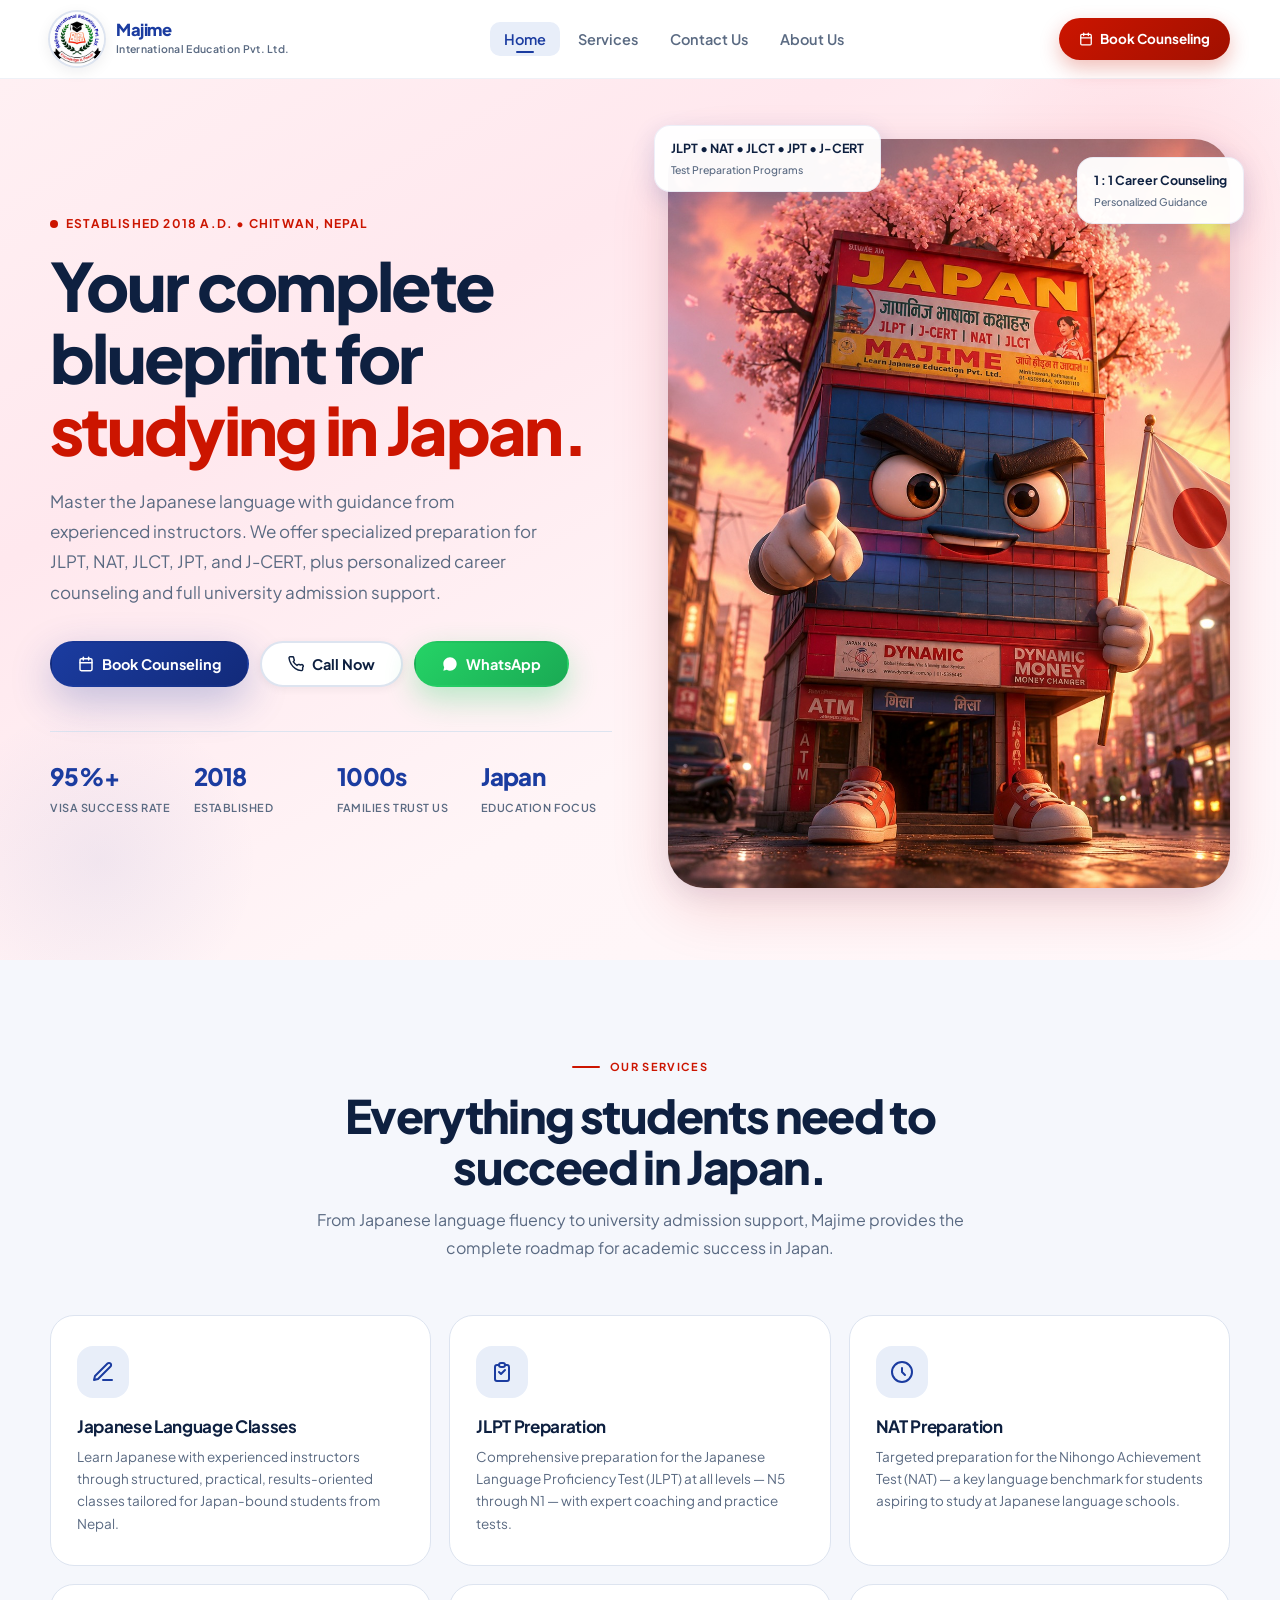
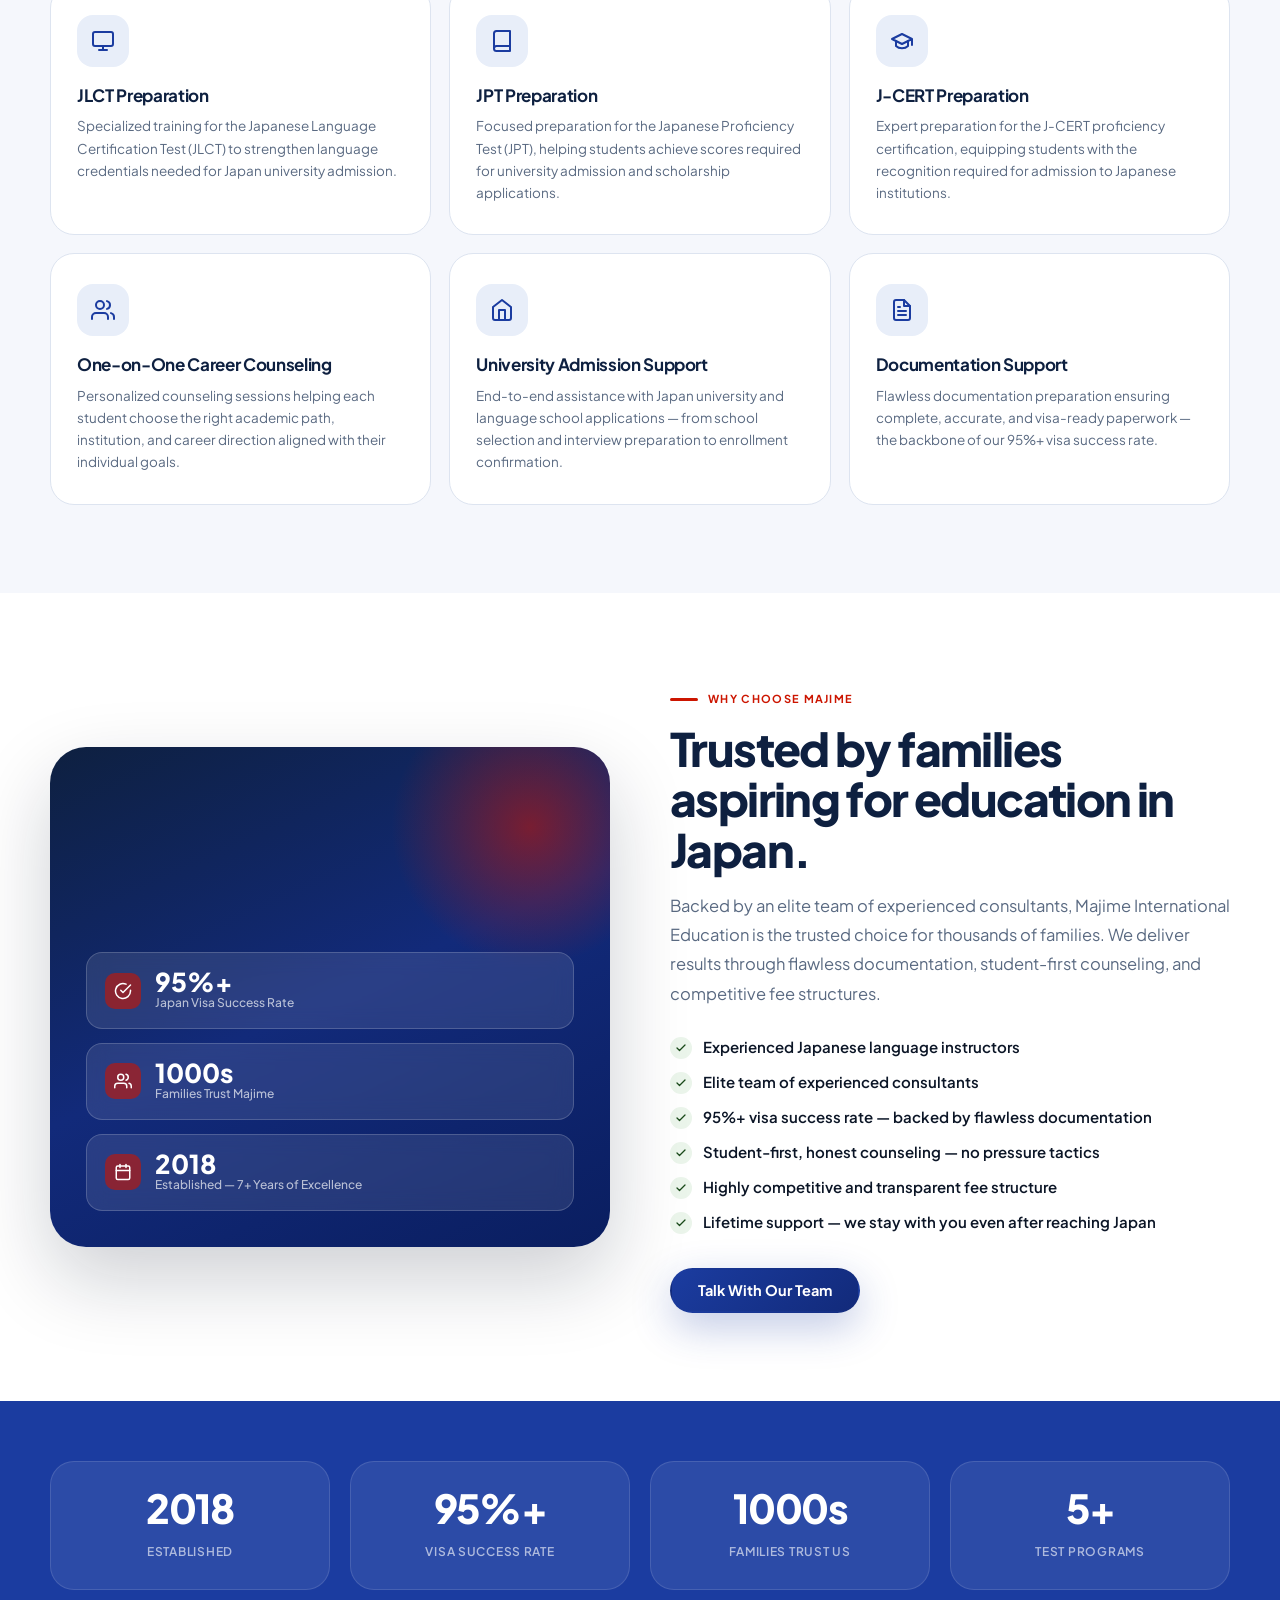
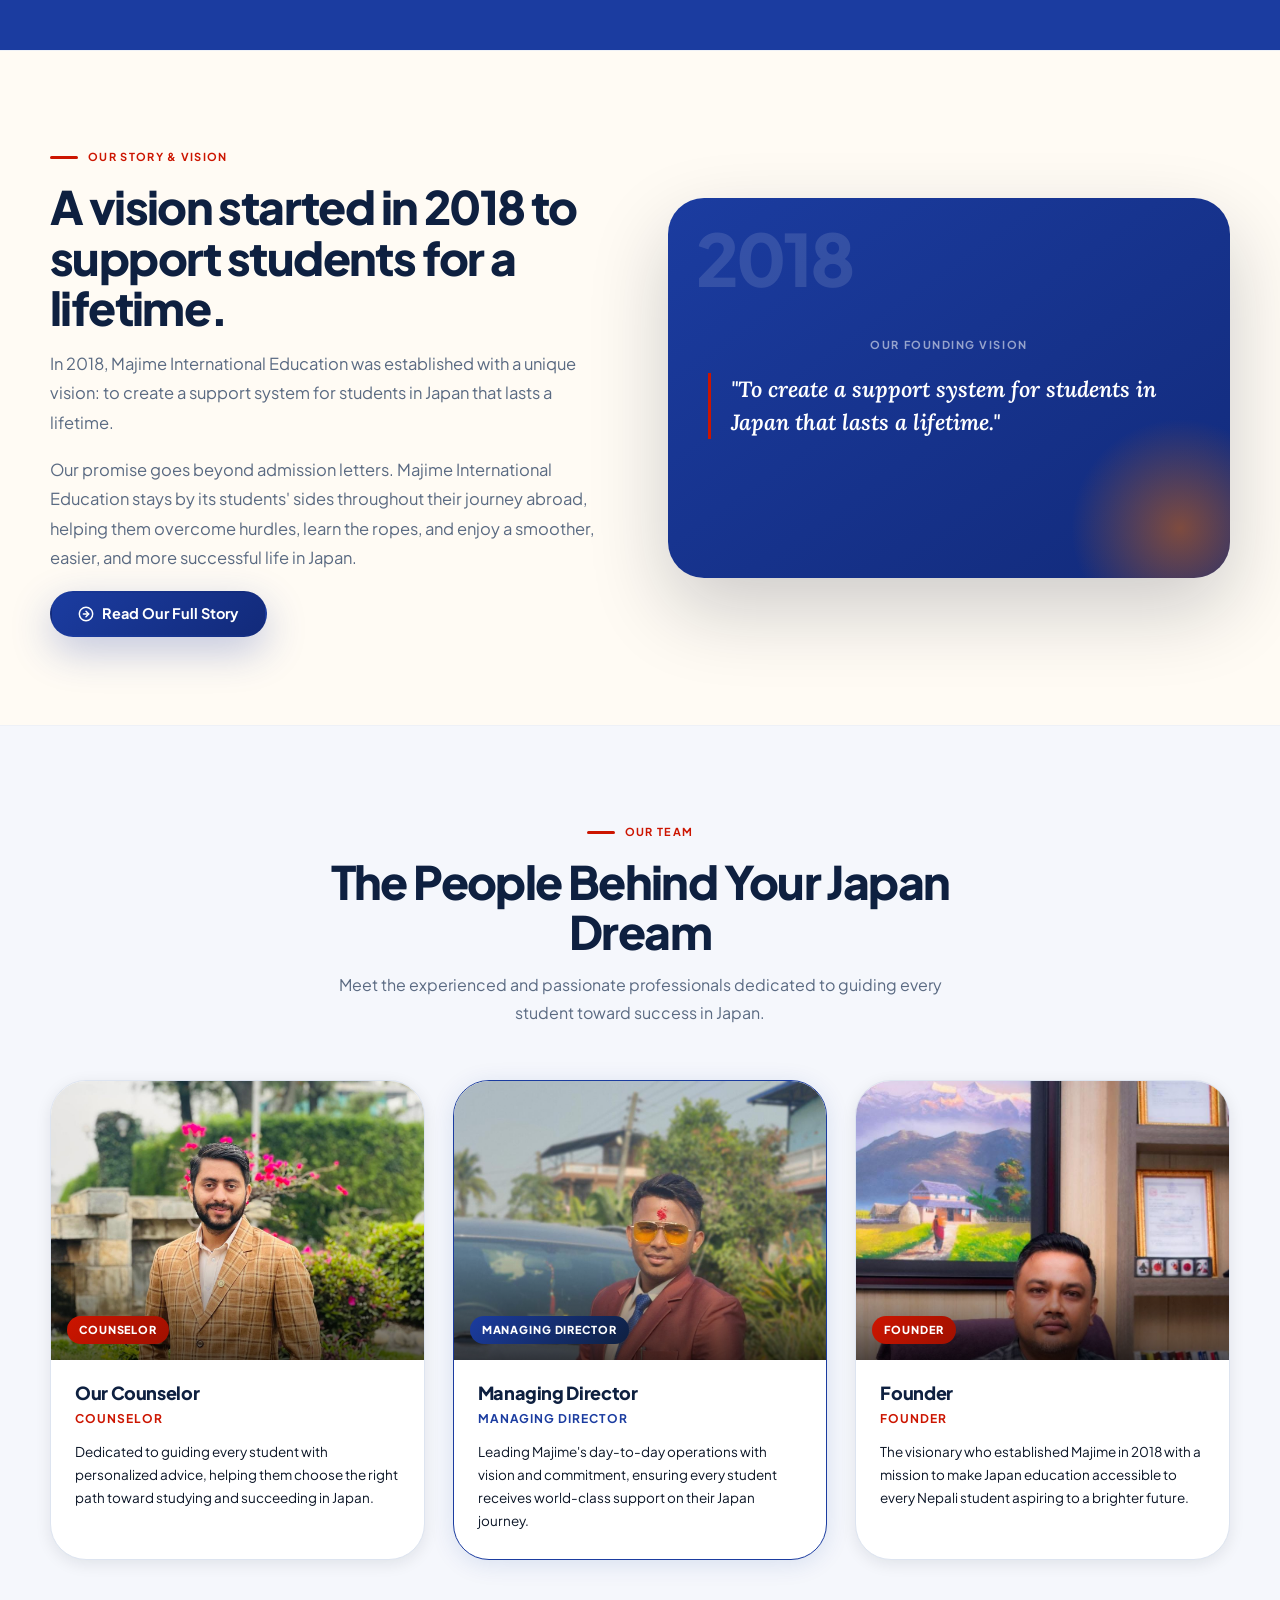
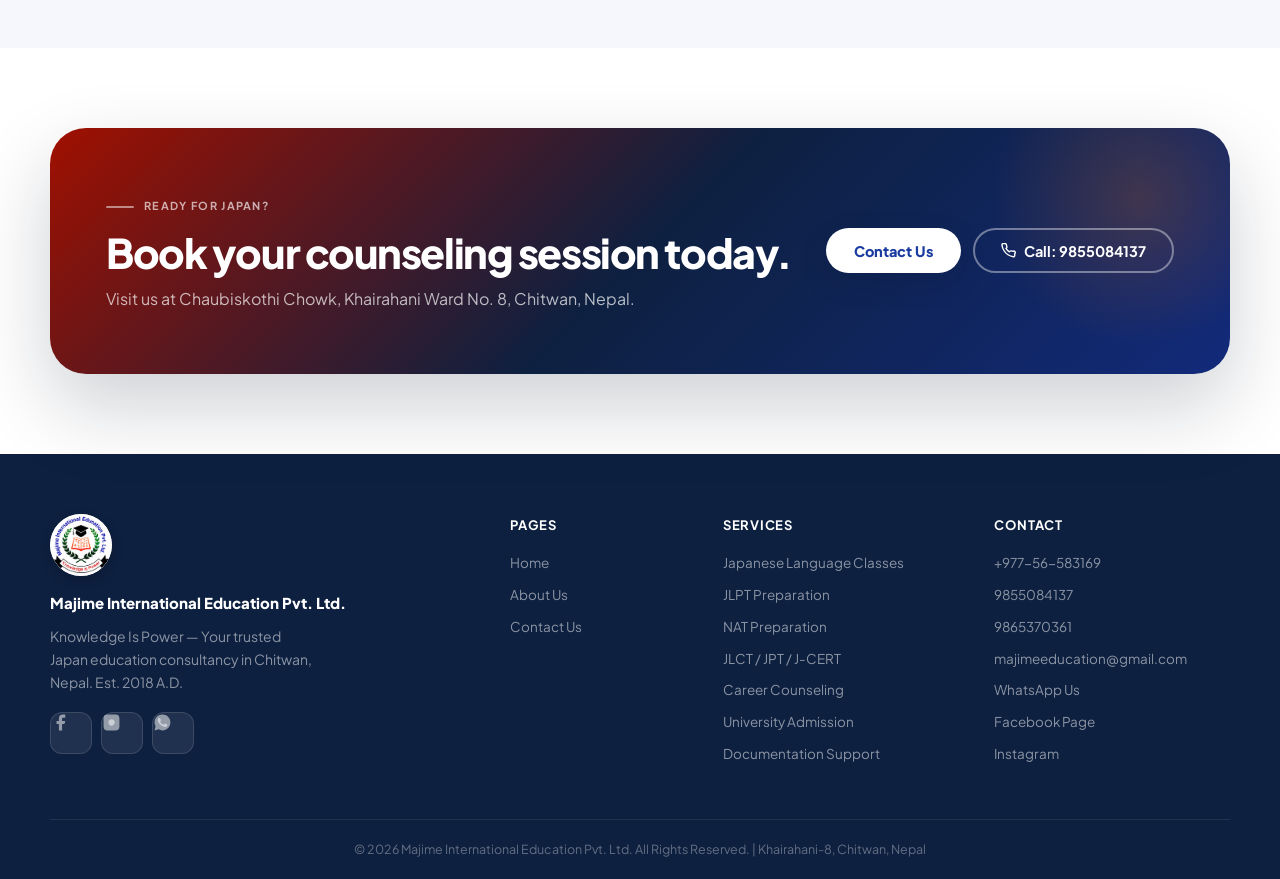
<file: index.html>
<!DOCTYPE html>
<html lang="en">
<head>
  <meta charset="UTF-8" />
  <meta name="viewport" content="width=device-width, initial-scale=1.0" />
  <title>Majime International Education Pvt. Ltd. | Study in Japan from Chitwan</title>
  <meta name="description" content="Majime International Education Pvt. Ltd. — Nepal's trusted Japan education consultancy in Chitwan. Japanese language classes, JLPT, NAT, JLCT, JPT, J-CERT preparation, career counseling, and Japan university admission. Established 2018. 95%+ visa success rate." />
  <meta name="keywords" content="study in Japan Nepal, Japan education consultancy Chitwan, JLPT preparation Nepal, Japanese language classes, NAT JPT JLCT J-CERT preparation, Japan visa success, Majime International Education" />
  <link rel="stylesheet" href="css/style.css" />
</head>
<body>

<!-- ═══════════════════════════════
     HEADER
═══════════════════════════════ -->
<header class="site-header" id="site-header">
  <nav class="navbar container">

    <a href="index.html" class="brand" aria-label="Majime International Education – Home">
      <span class="brand-logo">
        <img src="assets/logo-real.jpeg" alt="Majime International Education Logo" width="54" height="54" style="object-fit:contain;border-radius:50%;" />
      </span>
      <span class="brand-text">
        <strong>Majime</strong>
        <small>International Education Pvt. Ltd.</small>
      </span>
    </a>

    <button class="menu-toggle" id="menu-toggle" aria-label="Toggle navigation" aria-expanded="false">
      <span></span><span></span><span></span>
    </button>

    <ul class="nav-links" id="nav-links">
      <li><a class="active" href="index.html">Home</a></li>
      <li><a href="index.html#services">Services</a></li>
      <li><a href="contact.html">Contact Us</a></li>
      <li><a href="about.html">About Us</a></li>
    </ul>

    <a class="nav-cta" href="contact.html#inquiry-form">
      <!-- Calendar icon -->
      <svg width="14" height="14" viewBox="0 0 24 24" fill="none" stroke="currentColor" stroke-width="2.2" stroke-linecap="round" stroke-linejoin="round"><rect x="3" y="4" width="18" height="18" rx="2"/><line x1="16" y1="2" x2="16" y2="6"/><line x1="8" y1="2" x2="8" y2="6"/><line x1="3" y1="10" x2="21" y2="10"/></svg>
      Book Counseling
    </a>
  </nav>
</header>

<main>

<!-- ═══════════════════════════════
     HERO SECTION
═══════════════════════════════ -->
<section class="hero-section" aria-labelledby="hero-h1">
  <div class="container hero-grid">

    <!-- LEFT: Content -->
    <div class="hero-content">
      <div class="hero-eyebrow" role="text">
        <span class="hero-eyebrow-dot" aria-hidden="true"></span>
        <span class="hero-eyebrow-text">Established 2018 A.D. &bull; Chitwan, Nepal</span>
      </div>

      <h1 id="hero-h1">
        Your complete blueprint for <span>studying in Japan.</span>
      </h1>

      <p>
        Master the Japanese language with guidance from experienced instructors. We offer
        specialized preparation for JLPT, NAT, JLCT, JPT, and J-CERT, plus personalized
        career counseling and full university admission support.
      </p>

      <div class="hero-actions">
        <a class="btn btn-primary" href="contact.html#inquiry-form" id="hero-book-btn">
          <svg width="16" height="16" viewBox="0 0 24 24" fill="none" stroke="currentColor" stroke-width="2.2" stroke-linecap="round" stroke-linejoin="round"><rect x="3" y="4" width="18" height="18" rx="2"/><line x1="16" y1="2" x2="16" y2="6"/><line x1="8" y1="2" x2="8" y2="6"/><line x1="3" y1="10" x2="21" y2="10"/></svg>
          Book Counseling
        </a>
        <a class="btn btn-phone" href="tel:+9779855084137" id="hero-call-btn">
          <svg width="16" height="16" viewBox="0 0 24 24" fill="none" stroke="currentColor" stroke-width="2.2" stroke-linecap="round" stroke-linejoin="round"><path d="M22 16.92v3a2 2 0 0 1-2.18 2 19.79 19.79 0 0 1-8.63-3.07A19.5 19.5 0 0 1 4.69 12 19.79 19.79 0 0 1 1.61 3.35 2 2 0 0 1 3.6 1h3a2 2 0 0 1 2 1.72c.127.96.361 1.903.7 2.81a2 2 0 0 1-.45 2.11L7.91 8.6a16 16 0 0 0 5.54 5.54l.96-.96a2 2 0 0 1 2.11-.45c.907.339 1.85.573 2.81.7A2 2 0 0 1 22 16.92z"/></svg>
          Call Now
        </a>
        <a class="btn btn-wa" href="https://wa.me/9779855084137" target="_blank" rel="noopener" id="hero-wa-btn">
          <!-- Real WhatsApp icon -->
          <svg width="16" height="16" viewBox="0 0 24 24" fill="currentColor"><path d="M17.472 14.382c-.297-.149-1.758-.867-2.03-.967-.273-.099-.471-.148-.67.15-.197.297-.767.966-.94 1.164-.173.199-.347.223-.644.075-.297-.15-1.255-.463-2.39-1.475-.883-.788-1.48-1.761-1.653-2.059-.173-.297-.018-.458.13-.606.134-.133.298-.347.446-.52.149-.174.198-.298.298-.497.099-.198.05-.371-.025-.52-.075-.149-.669-1.612-.916-2.207-.242-.579-.487-.5-.669-.51-.173-.008-.371-.01-.57-.01-.198 0-.52.074-.792.372-.272.297-1.04 1.016-1.04 2.479 0 1.462 1.065 2.875 1.213 3.074.149.198 2.096 3.2 5.077 4.487.709.306 1.262.489 1.694.625.712.227 1.36.195 1.871.118.571-.085 1.758-.719 2.006-1.413.248-.694.248-1.289.173-1.413-.074-.124-.272-.198-.57-.347z"/><path d="M12.004 2C6.477 2 2 6.477 2 12.004c0 1.767.461 3.427 1.268 4.87L2 22l5.259-1.382A9.949 9.949 0 0 0 12.004 22C17.527 22 22 17.523 22 12.004 22 6.478 17.527 2 12.004 2z"/></svg>
          WhatsApp
        </a>
      </div>

      <!-- Trust Stats -->
      <div class="trust-row" aria-label="Key statistics">
        <div class="trust-stat">
          <strong>95%+</strong>
          <span>Visa Success Rate</span>
        </div>
        <div class="trust-stat">
          <strong>2018</strong>
          <span>Established</span>
        </div>
        <div class="trust-stat">
          <strong>1000s</strong>
          <span>Families Trust Us</span>
        </div>
        <div class="trust-stat">
          <strong>Japan</strong>
          <span>Education Focus</span>
        </div>
      </div>
    </div><!-- /hero-content -->

    <!-- RIGHT: Image Visual -->
    <div class="hero-visual">
      <!-- Floating chips -->
      <div class="hero-chip chip-top-left" aria-hidden="true">
        <strong>JLPT &bull; NAT &bull; JLCT &bull; JPT &bull; J-CERT</strong>
        <small>Test Preparation Programs</small>
      </div>
      <div class="hero-chip chip-top-right" aria-hidden="true">
        <strong>1 : 1 Career Counseling</strong>
        <small>Personalized Guidance</small>
      </div>
      <!-- Main image -->
      <div class="hero-image-wrap">
        <img
          src="assets/majime-building.jpeg"
          alt="Majime Learn Japanese Education building character holding Japan flag"
          width="600" height="480"
          loading="eager"
        />
        <!-- Overlay badge -->
        <div class="hero-badge" aria-hidden="true">
          <div class="hero-badge-slogan">Knowledge Is Power</div>
          <h2>Study in Japan</h2>
          <p>Language &bull; Documentation &bull; Admission &bull; Lifetime Support</p>
        </div>
      </div>
    </div>

  </div>
</section><!-- /hero -->


<!-- ═══════════════════════════════
     SERVICES SECTION
═══════════════════════════════ -->
<section class="section services-section" aria-labelledby="svc-heading">
  <div class="container">
    <div class="section-header" id="services">
      <span class="eyebrow">Our Services</span>
      <h2 id="svc-heading">Everything students need to succeed in Japan.</h2>
      <p>From Japanese language fluency to university admission support, Majime provides the complete roadmap for academic success in Japan.</p>
    </div>

    <div class="services-grid">

      <article class="service-card">
        <div class="svc-icon"><svg viewBox="0 0 24 24"><path d="M12 20h9"/><path d="M16.5 3.5a2.121 2.121 0 0 1 3 3L7 19l-4 1 1-4L16.5 3.5z"/></svg></div>
        <h3>Japanese Language Classes</h3>
        <p>Learn Japanese with experienced instructors through structured, practical, results-oriented classes tailored for Japan-bound students from Nepal.</p>
      </article>

      <article class="service-card">
        <div class="svc-icon"><svg viewBox="0 0 24 24"><path d="M9 5H7a2 2 0 0 0-2 2v12a2 2 0 0 0 2 2h10a2 2 0 0 0 2-2V7a2 2 0 0 0-2-2h-2"/><rect x="9" y="3" width="6" height="4" rx="2"/><path d="m9 12 2 2 4-4"/></svg></div>
        <h3>JLPT Preparation</h3>
        <p>Comprehensive preparation for the Japanese Language Proficiency Test (JLPT) at all levels — N5 through N1 — with expert coaching and practice tests.</p>
      </article>

      <article class="service-card">
        <div class="svc-icon"><svg viewBox="0 0 24 24"><circle cx="12" cy="12" r="10"/><path d="M12 8v4l3 3"/></svg></div>
        <h3>NAT Preparation</h3>
        <p>Targeted preparation for the Nihongo Achievement Test (NAT) — a key language benchmark for students aspiring to study at Japanese language schools.</p>
      </article>

      <article class="service-card">
        <div class="svc-icon"><svg viewBox="0 0 24 24"><rect x="2" y="3" width="20" height="14" rx="2"/><path d="M8 21h8"/><path d="M12 17v4"/></svg></div>
        <h3>JLCT Preparation</h3>
        <p>Specialized training for the Japanese Language Certification Test (JLCT) to strengthen language credentials needed for Japan university admission.</p>
      </article>

      <article class="service-card">
        <div class="svc-icon"><svg viewBox="0 0 24 24"><path d="M4 19.5A2.5 2.5 0 0 1 6.5 17H20"/><path d="M6.5 2H20v20H6.5A2.5 2.5 0 0 1 4 19.5v-15A2.5 2.5 0 0 1 6.5 2z"/></svg></div>
        <h3>JPT Preparation</h3>
        <p>Focused preparation for the Japanese Proficiency Test (JPT), helping students achieve scores required for university admission and scholarship applications.</p>
      </article>

      <article class="service-card">
        <div class="svc-icon"><svg viewBox="0 0 24 24"><path d="M22 10v6M2 10l10-5 10 5-10 5z"/><path d="M6 12v5c3 3 9 3 12 0v-5"/></svg></div>
        <h3>J-CERT Preparation</h3>
        <p>Expert preparation for the J-CERT proficiency certification, equipping students with the recognition required for admission to Japanese institutions.</p>
      </article>

      <article class="service-card">
        <div class="svc-icon"><svg viewBox="0 0 24 24"><path d="M17 21v-2a4 4 0 0 0-4-4H5a4 4 0 0 0-4 4v2"/><circle cx="9" cy="7" r="4"/><path d="M23 21v-2a4 4 0 0 0-3-3.87"/><path d="M16 3.13a4 4 0 0 1 0 7.75"/></svg></div>
        <h3>One-on-One Career Counseling</h3>
        <p>Personalized counseling sessions helping each student choose the right academic path, institution, and career direction aligned with their individual goals.</p>
      </article>

      <article class="service-card">
        <div class="svc-icon"><svg viewBox="0 0 24 24"><path d="M3 9l9-7 9 7v11a2 2 0 0 1-2 2H5a2 2 0 0 1-2-2z"/><polyline points="9 22 9 12 15 12 15 22"/></svg></div>
        <h3>University Admission Support</h3>
        <p>End-to-end assistance with Japan university and language school applications — from school selection and interview preparation to enrollment confirmation.</p>
      </article>

      <article class="service-card">
        <div class="svc-icon"><svg viewBox="0 0 24 24"><path d="M14 2H6a2 2 0 0 0-2 2v16a2 2 0 0 0 2 2h12a2 2 0 0 0 2-2V8z"/><polyline points="14 2 14 8 20 8"/><line x1="16" y1="13" x2="8" y2="13"/><line x1="16" y1="17" x2="8" y2="17"/><polyline points="10 9 9 9 8 9"/></svg></div>
        <h3>Documentation Support</h3>
        <p>Flawless documentation preparation ensuring complete, accurate, and visa-ready paperwork — the backbone of our 95%+ visa success rate.</p>
      </article>

    </div>
  </div>
</section><!-- /services -->


<!-- ═══════════════════════════════
     WHY CHOOSE MAJIME
═══════════════════════════════ -->
<section class="section why-section" aria-labelledby="why-heading">
  <div class="container why-grid">

    <!-- Visual Panel -->
    <div class="why-visual" aria-hidden="true">
      <div class="why-stats-stack">
        <div class="why-chip">
          <div class="why-chip-icon">
            <svg viewBox="0 0 24 24"><path d="M22 11.08V12a10 10 0 1 1-5.93-9.14"/><polyline points="22 4 12 14.01 9 11.01"/></svg>
          </div>
          <div>
            <div class="why-chip-val">95%+</div>
            <div class="why-chip-label">Japan Visa Success Rate</div>
          </div>
        </div>
        <div class="why-chip">
          <div class="why-chip-icon">
            <svg viewBox="0 0 24 24"><path d="M17 21v-2a4 4 0 0 0-4-4H5a4 4 0 0 0-4 4v2"/><circle cx="9" cy="7" r="4"/><path d="M23 21v-2a4 4 0 0 0-3-3.87"/><path d="M16 3.13a4 4 0 0 1 0 7.75"/></svg>
          </div>
          <div>
            <div class="why-chip-val">1000s</div>
            <div class="why-chip-label">Families Trust Majime</div>
          </div>
        </div>
        <div class="why-chip">
          <div class="why-chip-icon">
            <svg viewBox="0 0 24 24"><rect x="3" y="4" width="18" height="18" rx="2"/><line x1="16" y1="2" x2="16" y2="6"/><line x1="8" y1="2" x2="8" y2="6"/><line x1="3" y1="10" x2="21" y2="10"/></svg>
          </div>
          <div>
            <div class="why-chip-val">2018</div>
            <div class="why-chip-label">Established — 7+ Years of Excellence</div>
          </div>
        </div>
      </div>
    </div>

    <!-- Content -->
    <div class="why-content">
      <span class="eyebrow">Why Choose Majime</span>
      <h2 id="why-heading">Trusted by families aspiring for education in Japan.</h2>
      <p>
        Backed by an elite team of experienced consultants, Majime International Education
        is the trusted choice for thousands of families. We deliver results through flawless
        documentation, student-first counseling, and competitive fee structures.
      </p>
      <ul class="check-list">
        <li><span class="chk"><svg viewBox="0 0 24 24"><polyline points="20 6 9 17 4 12"/></svg></span> Experienced Japanese language instructors</li>
        <li><span class="chk"><svg viewBox="0 0 24 24"><polyline points="20 6 9 17 4 12"/></svg></span> Elite team of experienced consultants</li>
        <li><span class="chk"><svg viewBox="0 0 24 24"><polyline points="20 6 9 17 4 12"/></svg></span> 95%+ visa success rate — backed by flawless documentation</li>
        <li><span class="chk"><svg viewBox="0 0 24 24"><polyline points="20 6 9 17 4 12"/></svg></span> Student-first, honest counseling — no pressure tactics</li>
        <li><span class="chk"><svg viewBox="0 0 24 24"><polyline points="20 6 9 17 4 12"/></svg></span> Highly competitive and transparent fee structure</li>
        <li><span class="chk"><svg viewBox="0 0 24 24"><polyline points="20 6 9 17 4 12"/></svg></span> Lifetime support — we stay with you even after reaching Japan</li>
      </ul>
      <a class="btn btn-primary" href="contact.html" id="why-cta-btn">Talk With Our Team</a>
    </div>

  </div>
</section><!-- /why -->


<!-- ═══════════════════════════════
     STATS BAND
═══════════════════════════════ -->
<section class="stats-band" aria-label="Key achievements">
  <div class="container stats-grid">
    <div class="stat-item"><strong>2018</strong><span>Established</span></div>
    <div class="stat-item"><strong>95%+</strong><span>Visa Success Rate</span></div>
    <div class="stat-item"><strong>1000s</strong><span>Families Trust Us</span></div>
    <div class="stat-item"><strong>5+</strong><span>Test Programs</span></div>
  </div>
</section>


<!-- ═══════════════════════════════
     FOUNDER VISION PREVIEW
═══════════════════════════════ -->
<section class="section founder-preview" aria-labelledby="founder-preview-heading">
  <div class="container founder-preview-grid">

    <!-- Text -->
    <div class="founder-preview-text">
      <span class="eyebrow">Our Story &amp; Vision</span>
      <h2 id="founder-preview-heading">A vision started in 2018 to support students for a lifetime.</h2>
      <p>
        In 2018, Majime International Education was established with a unique vision: to create
        a support system for students in Japan that lasts a lifetime.
      </p>
      <p>
        Our promise goes beyond admission letters. Majime International Education stays by
        its students' sides throughout their journey abroad, helping them overcome hurdles,
        learn the ropes, and enjoy a smoother, easier, and more successful life in Japan.
      </p>

      <a class="btn btn-primary" href="about.html" id="founder-read-more-btn">
        <svg width="16" height="16" viewBox="0 0 24 24" fill="none" stroke="currentColor" stroke-width="2.2" stroke-linecap="round" stroke-linejoin="round"><circle cx="12" cy="12" r="10"/><polyline points="12 8 16 12 12 16"/><line x1="8" y1="12" x2="16" y2="12"/></svg>
        Read Our Full Story
      </a>
    </div>

    <!-- Visual -->
    <div class="founder-visual" aria-hidden="true">
      <div class="founder-visual-year">2018</div>
      <div class="founder-visual-inner">
        <div class="founder-visual-label">Our Founding Vision</div>
        <blockquote class="founder-visual-quote">
          "To create a support system for students in Japan that lasts a lifetime."
        </blockquote>
      </div>
    </div>

  </div>
</section><!-- /founder-preview -->

<!-- ═══════════════════════════════
     TEAM SECTION
═══════════════════════════════ -->
<section class="section team-section" aria-labelledby="team-heading">
  <div class="container">
    <div class="section-header">
      <span class="eyebrow">Our Team</span>
      <h2 id="team-heading">The People Behind Your Japan Dream</h2>
      <p>Meet the experienced and passionate professionals dedicated to guiding every student toward success in Japan.</p>
    </div>

    <div class="team-grid">

      <!-- Counselor -->
      <article class="team-card" id="team-counselor">
        <div class="team-card-img-wrap">
          <img
            src="assets/team-counselor.jpeg"
            alt="Majime Counselor"
            loading="lazy"
            class="team-card-img"
          />
          <div class="team-card-overlay">
            <span class="team-card-role-badge">Counselor</span>
          </div>
        </div>
        <div class="team-card-body">
          <h3 class="team-card-name">Our Counselor</h3>
          <span class="team-card-role">Counselor</span>
          <p class="team-card-bio">Dedicated to guiding every student with personalized advice, helping them choose the right path toward studying and succeeding in Japan.</p>
        </div>
      </article>

      <!-- Managing Director -->
      <article class="team-card team-card--featured" id="team-md">
        <div class="team-card-img-wrap">
          <img
            src="assets/team-managing-director.jpeg"
            alt="Majime Managing Director"
            loading="lazy"
            class="team-card-img"
          />
          <div class="team-card-overlay">
            <span class="team-card-role-badge">Managing Director</span>
          </div>
        </div>
        <div class="team-card-body">
          <h3 class="team-card-name">Managing Director</h3>
          <span class="team-card-role">Managing Director</span>
          <p class="team-card-bio">Leading Majime's day-to-day operations with vision and commitment, ensuring every student receives world-class support on their Japan journey.</p>
        </div>
      </article>

      <!-- Founder -->
      <article class="team-card" id="team-founder">
        <div class="team-card-img-wrap">
          <img
            src="assets/team-founder.jpeg"
            alt="Majime Founder"
            loading="lazy"
            class="team-card-img"
          />
          <div class="team-card-overlay">
            <span class="team-card-role-badge">Founder</span>
          </div>
        </div>
        <div class="team-card-body">
          <h3 class="team-card-name">Founder</h3>
          <span class="team-card-role">Founder</span>
          <p class="team-card-bio">The visionary who established Majime in 2018 with a mission to make Japan education accessible to every Nepali student aspiring to a brighter future.</p>
        </div>
      </article>

    </div>
  </div>
</section><!-- /team -->


<!-- ═══════════════════════════════
     CTA SECTION

═══════════════════════════════ -->
<section class="cta-section" aria-labelledby="cta-heading">
  <div class="container">
    <div class="cta-box">
      <div class="cta-box-text">
        <span class="eyebrow">Ready for Japan?</span>
        <h2 id="cta-heading">Book your counseling session today.</h2>
        <p>Visit us at Chaubiskothi Chowk, Khairahani Ward No. 8, Chitwan, Nepal.</p>
      </div>
      <div class="cta-box-btns">
        <a class="btn btn-light" href="contact.html" id="cta-contact-btn">Contact Us</a>
        <a class="btn btn-outline-white" href="tel:+9779855084137" id="cta-call-btn">
          <svg width="15" height="15" viewBox="0 0 24 24" fill="none" stroke="currentColor" stroke-width="2.2" stroke-linecap="round" stroke-linejoin="round"><path d="M22 16.92v3a2 2 0 0 1-2.18 2 19.79 19.79 0 0 1-8.63-3.07A19.5 19.5 0 0 1 4.69 12 19.79 19.79 0 0 1 1.61 3.35 2 2 0 0 1 3.6 1h3a2 2 0 0 1 2 1.72c.127.96.361 1.903.7 2.81a2 2 0 0 1-.45 2.11L7.91 8.6a16 16 0 0 0 5.54 5.54l.96-.96a2 2 0 0 1 2.11-.45c.907.339 1.85.573 2.81.7A2 2 0 0 1 22 16.92z"/></svg>
          Call: 9855084137
        </a>
      </div>
    </div>
  </div>
</section>


</main><!-- /main -->

<!-- ═══════════════════════════════
     FOOTER
═══════════════════════════════ -->
<footer class="site-footer" role="contentinfo">
  <div class="container footer-grid">

    <!-- Brand -->
    <div class="footer-col">
      <div class="footer-brand-logo">
        <img src="assets/logo-real.jpeg" alt="Majime International Education Logo" width="62" height="62" style="object-fit:contain;border-radius:50%;" />
      </div>
      <strong style="color:#fff;font-size:15px;font-weight:800;display:block;">Majime International Education Pvt. Ltd.</strong>
      <p class="footer-tagline">Knowledge Is Power — Your trusted Japan education consultancy in Chitwan, Nepal. Est. 2018 A.D.</p>
      <div class="footer-social" aria-label="Social media">
        <!-- Facebook real icon -->
        <a class="footer-social-btn" href="https://www.facebook.com/share/1CsTVQ9NSQ/?mibextid=wwXIfr" target="_blank" rel="noopener" aria-label="Facebook">
          <svg viewBox="0 0 24 24"><path d="M18 2h-3a5 5 0 0 0-5 5v3H7v4h3v8h4v-8h3l1-4h-4V7a1 1 0 0 1 1-1h3z"/></svg>
        </a>
        <!-- Instagram real icon -->
        <a class="footer-social-btn" href="https://www.instagram.com/majimeint/" target="_blank" rel="noopener" aria-label="Instagram">
          <svg viewBox="0 0 24 24"><rect x="2" y="2" width="20" height="20" rx="5" ry="5"/><path d="M16 11.37A4 4 0 1 1 12.63 8 4 4 0 0 1 16 11.37z"/><line x1="17.5" y1="6.5" x2="17.51" y2="6.5"/></svg>
        </a>
        <!-- WhatsApp real icon -->
        <a class="footer-social-btn" href="https://wa.me/9779855084137" target="_blank" rel="noopener" aria-label="WhatsApp">
          <svg viewBox="0 0 24 24"><path d="M17.472 14.382c-.297-.149-1.758-.867-2.03-.967-.273-.099-.471-.148-.67.15-.197.297-.767.966-.94 1.164-.173.199-.347.223-.644.075-.297-.15-1.255-.463-2.39-1.475-.883-.788-1.48-1.761-1.653-2.059-.173-.297-.018-.458.13-.606.134-.133.298-.347.446-.52.149-.174.198-.298.298-.497.099-.198.05-.371-.025-.52-.075-.149-.669-1.612-.916-2.207-.242-.579-.487-.5-.669-.51-.173-.008-.371-.01-.57-.01-.198 0-.52.074-.792.372-.272.297-1.04 1.016-1.04 2.479 0 1.462 1.065 2.875 1.213 3.074.149.198 2.096 3.2 5.077 4.487.709.306 1.262.489 1.694.625.712.227 1.36.195 1.871.118.571-.085 1.758-.719 2.006-1.413.248-.694.248-1.289.173-1.413-.074-.124-.272-.198-.57-.347z"/><path d="M12.004 2C6.477 2 2 6.477 2 12.004c0 1.767.461 3.427 1.268 4.87L2 22l5.259-1.382A9.949 9.949 0 0 0 12.004 22C17.527 22 22 17.523 22 12.004 22 6.478 17.527 2 12.004 2z"/></svg>
        </a>
      </div>
    </div>

    <!-- Pages -->
    <div class="footer-col">
      <h4>Pages</h4>
      <a href="index.html">Home</a>
      <a href="about.html">About Us</a>
      <a href="contact.html">Contact Us</a>
    </div>

    <!-- Services -->
    <div class="footer-col">
      <h4>Services</h4>
      <a href="contact.html">Japanese Language Classes</a>
      <a href="contact.html">JLPT Preparation</a>
      <a href="contact.html">NAT Preparation</a>
      <a href="contact.html">JLCT / JPT / J-CERT</a>
      <a href="contact.html">Career Counseling</a>
      <a href="contact.html">University Admission</a>
      <a href="contact.html">Documentation Support</a>
    </div>

    <!-- Contact -->
    <div class="footer-col">
      <h4>Contact</h4>
      <a href="tel:+97756583169">+977-56-583169</a>
      <a href="tel:+9779855084137">9855084137</a>
      <a href="tel:+9779865370361">9865370361</a>
      <a href="mailto:majimeeducation@gmail.com">majimeeducation@gmail.com</a>
      <a href="https://wa.me/9779855084137" target="_blank" rel="noopener">WhatsApp Us</a>
      <a href="https://www.facebook.com/share/1CsTVQ9NSQ/?mibextid=wwXIfr" target="_blank" rel="noopener">Facebook Page</a>
      <a href="https://www.instagram.com/majimeint/" target="_blank" rel="noopener">Instagram</a>
    </div>

  </div>

  <div class="footer-bottom">
    <p>&copy; <span id="year"></span> Majime International Education Pvt. Ltd. All Rights Reserved. | Khairahani-8, Chitwan, Nepal</p>
  </div>
</footer>

<script src="js/script.js"></script>
</body>
</html>
</file>
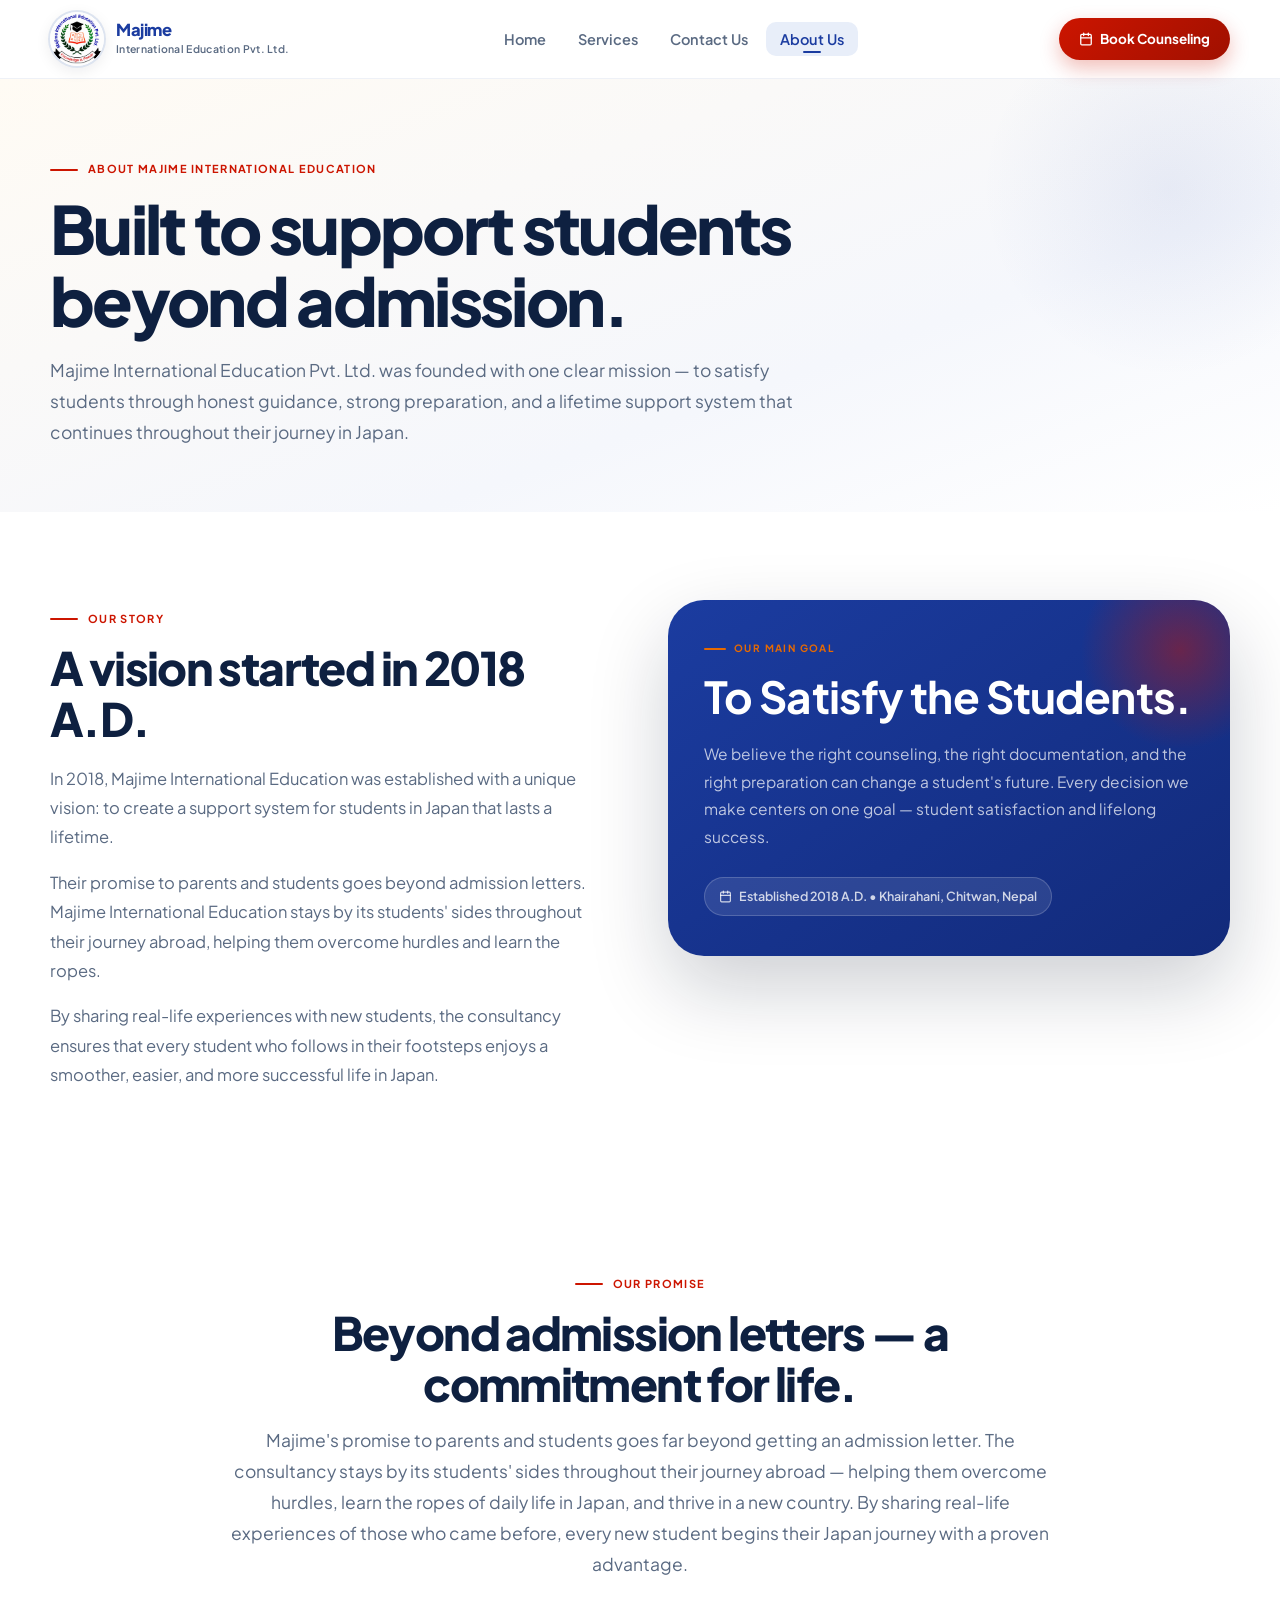
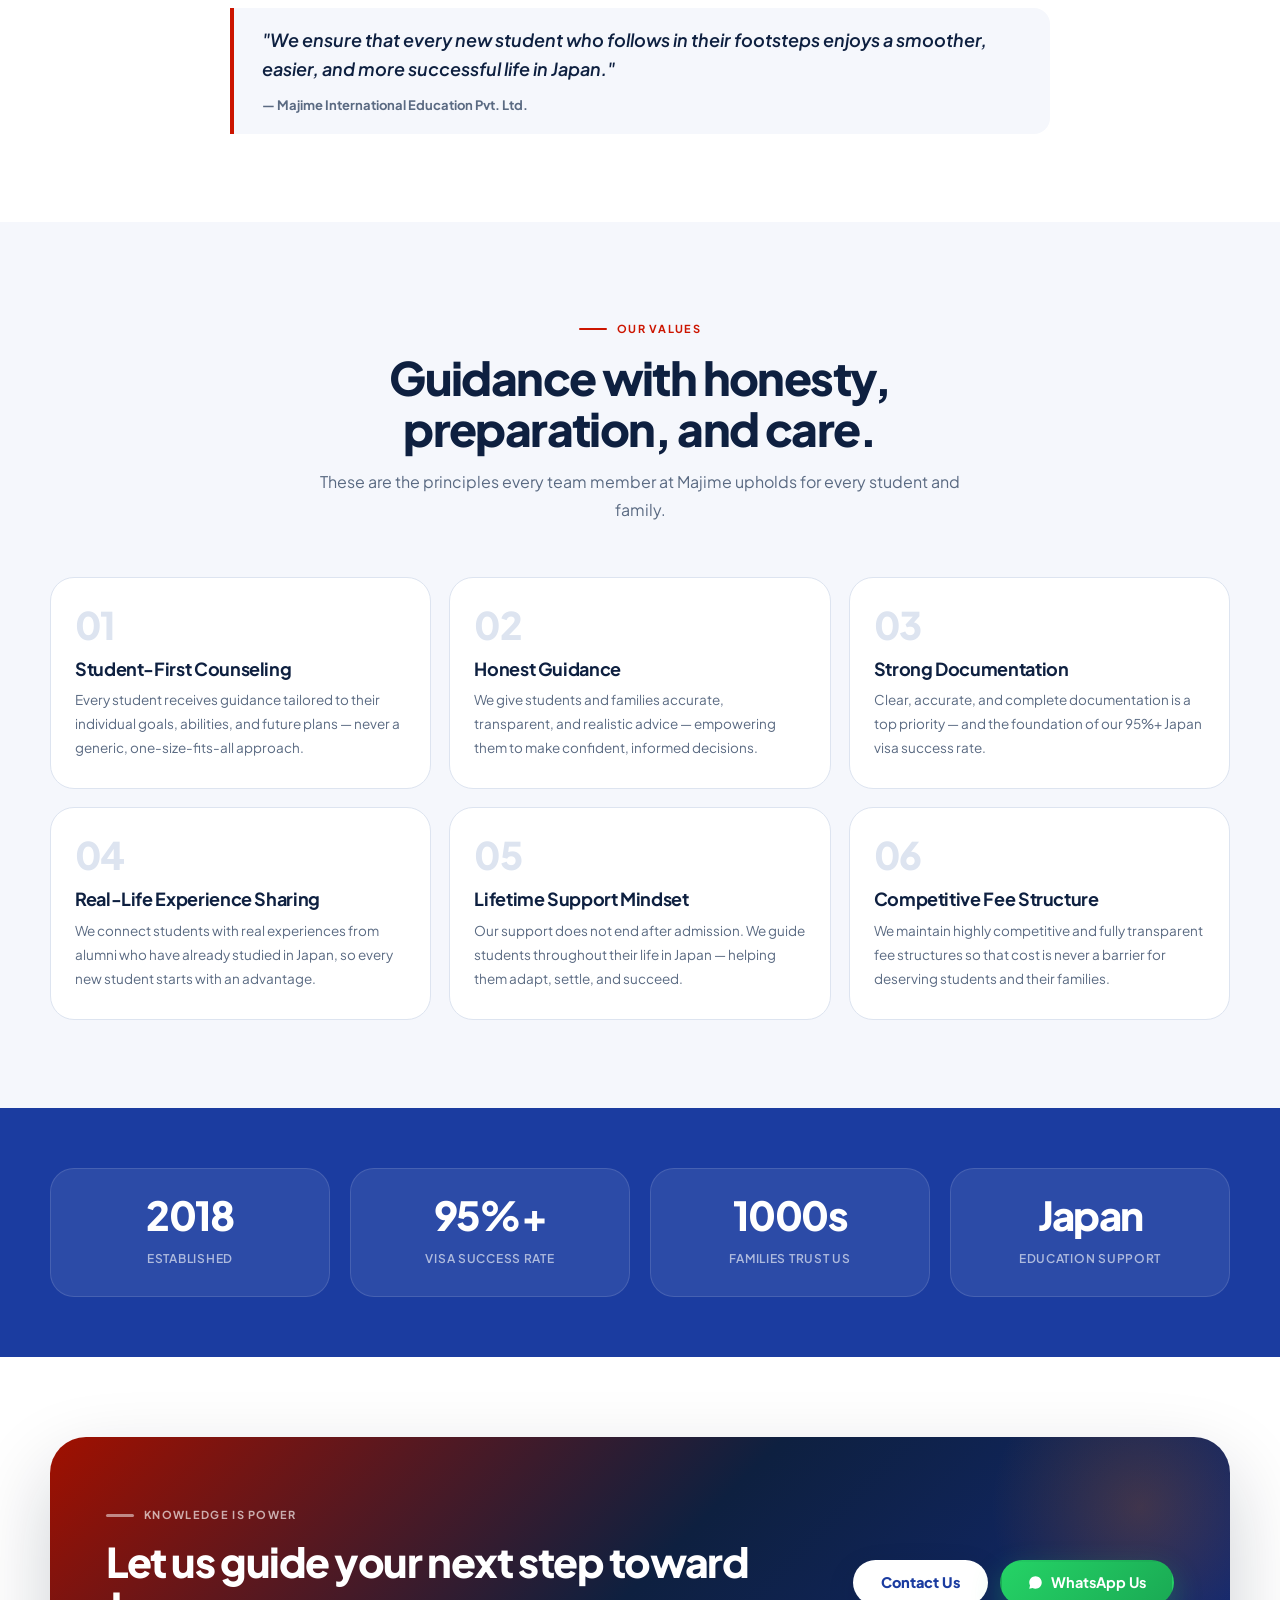
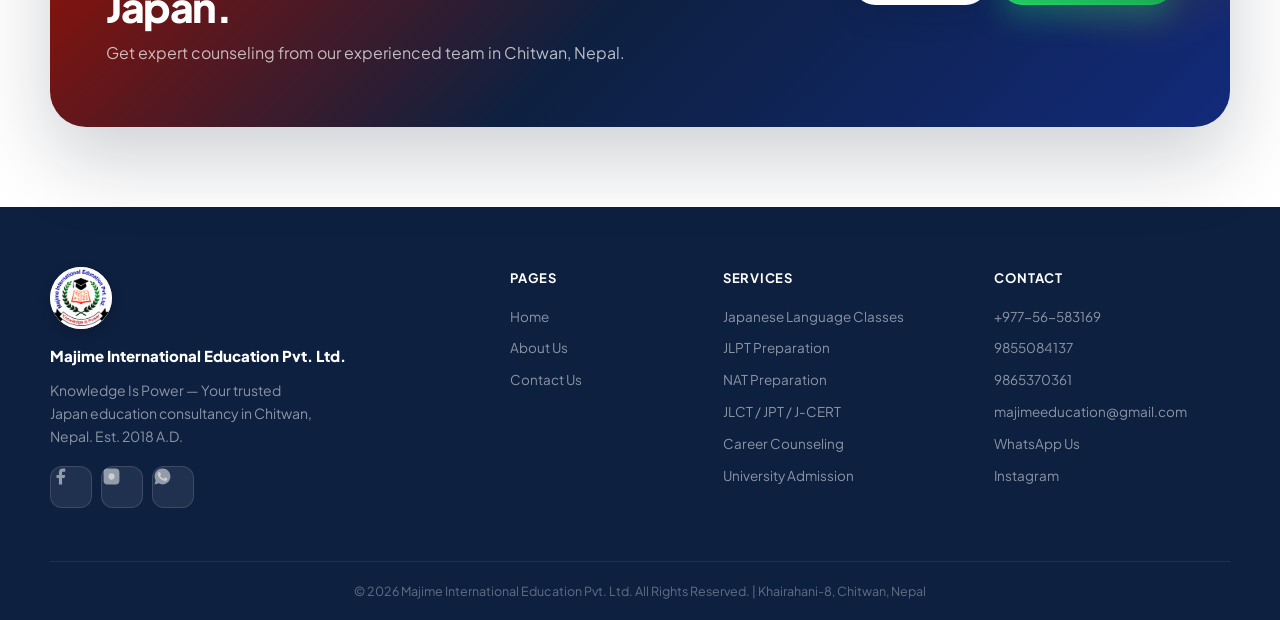
<file: about.html>
<!DOCTYPE html>
<html lang="en">
<head>
  <meta charset="UTF-8" />
  <meta name="viewport" content="width=device-width, initial-scale=1.0" />
  <title>About Majime International Education Pvt. Ltd. | Founder Vision &amp; Student Support</title>
  <meta name="description" content="Learn about Majime International Education Pvt. Ltd. — founded in 2018. Trusted Japan education consultancy in Chitwan, Nepal with a lifetime student support mission and 95%+ visa success rate." />
  <meta name="keywords" content="Majime International Education about, Japan education consultancy story, study in Japan Nepal, Chitwan education consultancy 2018" />
  <link rel="stylesheet" href="css/style.css" />
</head>
<body>

<!-- ═══════════════════════════════ HEADER ═══════════════════════════════ -->
<header class="site-header" id="site-header">
  <nav class="navbar container">
    <a href="index.html" class="brand" aria-label="Majime International Education – Home">
      <span class="brand-logo">
        <img src="assets/logo-real.jpeg" alt="Majime International Education Logo" width="54" height="54" style="object-fit:contain;border-radius:50%;" />
      </span>
      <span class="brand-text">
        <strong>Majime</strong>
        <small>International Education Pvt. Ltd.</small>
      </span>
    </a>

    <button class="menu-toggle" id="menu-toggle" aria-label="Toggle navigation" aria-expanded="false">
      <span></span><span></span><span></span>
    </button>

    <ul class="nav-links" id="nav-links">
      <li><a href="index.html">Home</a></li>
      <li><a href="index.html#services">Services</a></li>
      <li><a href="contact.html">Contact Us</a></li>
      <li><a class="active" href="about.html">About Us</a></li>
    </ul>

    <a class="nav-cta" href="contact.html#inquiry-form">
      <svg width="14" height="14" viewBox="0 0 24 24" fill="none" stroke="currentColor" stroke-width="2.2" stroke-linecap="round" stroke-linejoin="round"><rect x="3" y="4" width="18" height="18" rx="2"/><line x1="16" y1="2" x2="16" y2="6"/><line x1="8" y1="2" x2="8" y2="6"/><line x1="3" y1="10" x2="21" y2="10"/></svg>
      Book Counseling
    </a>
  </nav>
</header>

<main>

<!-- ═══════════════════════════════ PAGE HERO ═══════════════════════════════ -->
<section class="page-hero" aria-labelledby="about-h1">
  <div class="container">
    <div class="page-hero-inner">
      <span class="eyebrow">About Majime International Education</span>
      <h1 id="about-h1">Built to support students beyond admission.</h1>
      <p>
        Majime International Education Pvt. Ltd. was founded with one clear mission —
        to satisfy students through honest guidance, strong preparation, and a lifetime
        support system that continues throughout their journey in Japan.
      </p>
    </div>
  </div>
</section>

<!-- ═══════════════════════════════ OUR STORY ═══════════════════════════════ -->
<section class="section" style="background:var(--white);" aria-labelledby="story-heading">
  <div class="container story-grid">

    <!-- Story Text -->
    <div class="story-text">
      <span class="eyebrow">Our Story</span>
      <h2 id="story-heading">A vision started in 2018 A.D.</h2>
      <p>
        In 2018, Majime International Education was established with a unique vision: to create
        a support system for students in Japan that lasts a lifetime.
      </p>
      <p>
        Their promise to parents and students goes beyond admission letters. Majime
        International Education stays by its students' sides throughout their journey
        abroad, helping them overcome hurdles and learn the ropes.
      </p>
      <p>
        By sharing real-life experiences with new students, the consultancy ensures that
        every student who follows in their footsteps enjoys a smoother, easier, and more
        successful life in Japan.
      </p>
    </div>

    <!-- Mission Card -->
    <div class="mission-card" aria-label="Our main goal">
      <div class="mission-label">Our Main Goal</div>
      <h3>To Satisfy the Students.</h3>
      <p>
        We believe the right counseling, the right documentation, and the right preparation
        can change a student's future. Every decision we make centers on one goal — student
        satisfaction and lifelong success.
      </p>
      <div class="mission-est">
        <svg width="13" height="13" viewBox="0 0 24 24" fill="none" stroke="currentColor" stroke-width="2.2" stroke-linecap="round" stroke-linejoin="round"><rect x="3" y="4" width="18" height="18" rx="2"/><line x1="16" y1="2" x2="16" y2="6"/><line x1="8" y1="2" x2="8" y2="6"/><line x1="3" y1="10" x2="21" y2="10"/></svg>
        Established 2018 A.D. &bull; Khairahani, Chitwan, Nepal
      </div>
    </div>

  </div>
</section>



<!-- ═══════════════════════════════ OUR PROMISE ═══════════════════════════════ -->
<section class="section" style="background:var(--white);" aria-labelledby="promise-heading">
  <div class="container" style="max-width:820px; text-align:center;">
    <span class="eyebrow">Our Promise</span>
    <h2 id="promise-heading">Beyond admission letters — a commitment for life.</h2>
    <p style="font-size:17.5px; margin-top:16px; margin-bottom:28px;">
      Majime's promise to parents and students goes far beyond getting an admission letter.
      The consultancy stays by its students' sides throughout their journey abroad —
      helping them overcome hurdles, learn the ropes of daily life in Japan, and thrive
      in a new country. By sharing real-life experiences of those who came before, every
      new student begins their Japan journey with a proven advantage.
    </p>

    <blockquote style="
      border-left:4px solid var(--red); padding:18px 28px;
      background:var(--off-white); border-radius:0 var(--r-md) var(--r-md) 0;
      text-align:left; margin:0 auto;
    ">
      <p style="font-size:18px; font-style:italic; color:var(--navy); font-weight:600; line-height:1.6;">
        "We ensure that every new student who follows in their footsteps enjoys a smoother,
        easier, and more successful life in Japan."
      </p>
      <footer style="margin-top:10px; font-size:13px; font-weight:700; color:var(--muted);">
        — Majime International Education Pvt. Ltd.
      </footer>
    </blockquote>
  </div>
</section>

<!-- ═══════════════════════════════ VALUES ═══════════════════════════════ -->
<section class="section values-section" aria-labelledby="values-heading">
  <div class="container">
    <div class="section-header">
      <span class="eyebrow">Our Values</span>
      <h2 id="values-heading">Guidance with honesty, preparation, and care.</h2>
      <p>These are the principles every team member at Majime upholds for every student and family.</p>
    </div>

    <div class="values-grid">
      <article class="value-card">
        <div class="value-num">01</div>
        <h3>Student-First Counseling</h3>
        <p>Every student receives guidance tailored to their individual goals, abilities, and future plans — never a generic, one-size-fits-all approach.</p>
      </article>
      <article class="value-card">
        <div class="value-num">02</div>
        <h3>Honest Guidance</h3>
        <p>We give students and families accurate, transparent, and realistic advice — empowering them to make confident, informed decisions.</p>
      </article>
      <article class="value-card">
        <div class="value-num">03</div>
        <h3>Strong Documentation</h3>
        <p>Clear, accurate, and complete documentation is a top priority — and the foundation of our 95%+ Japan visa success rate.</p>
      </article>
      <article class="value-card">
        <div class="value-num">04</div>
        <h3>Real-Life Experience Sharing</h3>
        <p>We connect students with real experiences from alumni who have already studied in Japan, so every new student starts with an advantage.</p>
      </article>
      <article class="value-card">
        <div class="value-num">05</div>
        <h3>Lifetime Support Mindset</h3>
        <p>Our support does not end after admission. We guide students throughout their life in Japan — helping them adapt, settle, and succeed.</p>
      </article>
      <article class="value-card">
        <div class="value-num">06</div>
        <h3>Competitive Fee Structure</h3>
        <p>We maintain highly competitive and fully transparent fee structures so that cost is never a barrier for deserving students and their families.</p>
      </article>
    </div>
  </div>
</section>

<!-- ═══════════════════════════════ STATS BAND ═══════════════════════════════ -->
<section class="stats-band" aria-label="Key statistics">
  <div class="container stats-grid">
    <div class="stat-item"><strong>2018</strong><span>Established</span></div>
    <div class="stat-item"><strong>95%+</strong><span>Visa Success Rate</span></div>
    <div class="stat-item"><strong>1000s</strong><span>Families Trust Us</span></div>
    <div class="stat-item"><strong>Japan</strong><span>Education Support</span></div>
  </div>
</section>

<!-- ═══════════════════════════════ CTA ═══════════════════════════════ -->
<section class="cta-section" aria-labelledby="about-cta-h">
  <div class="container">
    <div class="cta-box">
      <div class="cta-box-text">
        <span class="eyebrow">Knowledge Is Power</span>
        <h2 id="about-cta-h">Let us guide your next step toward Japan.</h2>
        <p>Get expert counseling from our experienced team in Chitwan, Nepal.</p>
      </div>
      <div class="cta-box-btns">
        <a class="btn btn-light" href="contact.html" id="about-cta-btn">Contact Us</a>
        <a class="btn btn-wa" href="https://wa.me/9779855084137" target="_blank" rel="noopener" id="about-wa-btn">
          <svg width="15" height="15" viewBox="0 0 24 24" fill="currentColor"><path d="M17.472 14.382c-.297-.149-1.758-.867-2.03-.967-.273-.099-.471-.148-.67.15-.197.297-.767.966-.94 1.164-.173.199-.347.223-.644.075-.297-.15-1.255-.463-2.39-1.475-.883-.788-1.48-1.761-1.653-2.059-.173-.297-.018-.458.13-.606.134-.133.298-.347.446-.52.149-.174.198-.298.298-.497.099-.198.05-.371-.025-.52-.075-.149-.669-1.612-.916-2.207-.242-.579-.487-.5-.669-.51-.173-.008-.371-.01-.57-.01-.198 0-.52.074-.792.372-.272.297-1.04 1.016-1.04 2.479 0 1.462 1.065 2.875 1.213 3.074.149.198 2.096 3.2 5.077 4.487.709.306 1.262.489 1.694.625.712.227 1.36.195 1.871.118.571-.085 1.758-.719 2.006-1.413.248-.694.248-1.289.173-1.413-.074-.124-.272-.198-.57-.347z"/><path d="M12.004 2C6.477 2 2 6.477 2 12.004c0 1.767.461 3.427 1.268 4.87L2 22l5.259-1.382A9.949 9.949 0 0 0 12.004 22C17.527 22 22 17.523 22 12.004 22 6.478 17.527 2 12.004 2z"/></svg>
          WhatsApp Us
        </a>
      </div>
    </div>
  </div>
</section>

</main>

<!-- ═══════════════════════════════ FOOTER ═══════════════════════════════ -->
<footer class="site-footer" role="contentinfo">
  <div class="container footer-grid">
    <div class="footer-col">
      <div class="footer-brand-logo">
        <img src="assets/logo-real.jpeg" alt="Majime International Education Logo" width="62" height="62" style="object-fit:contain;border-radius:50%;" />
      </div>
      <strong style="color:#fff;font-size:15px;font-weight:800;display:block;">Majime International Education Pvt. Ltd.</strong>
      <p class="footer-tagline">Knowledge Is Power — Your trusted Japan education consultancy in Chitwan, Nepal. Est. 2018 A.D.</p>
      <div class="footer-social" aria-label="Social media">
        <a class="footer-social-btn" href="https://www.facebook.com/share/1CsTVQ9NSQ/?mibextid=wwXIfr" target="_blank" rel="noopener" aria-label="Facebook">
          <svg viewBox="0 0 24 24"><path d="M18 2h-3a5 5 0 0 0-5 5v3H7v4h3v8h4v-8h3l1-4h-4V7a1 1 0 0 1 1-1h3z"/></svg>
        </a>
        <a class="footer-social-btn" href="https://www.instagram.com/majimeint/" target="_blank" rel="noopener" aria-label="Instagram">
          <svg viewBox="0 0 24 24"><rect x="2" y="2" width="20" height="20" rx="5" ry="5"/><path d="M16 11.37A4 4 0 1 1 12.63 8 4 4 0 0 1 16 11.37z"/><line x1="17.5" y1="6.5" x2="17.51" y2="6.5"/></svg>
        </a>
        <a class="footer-social-btn" href="https://wa.me/9779855084137" target="_blank" rel="noopener" aria-label="WhatsApp">
          <svg viewBox="0 0 24 24"><path d="M17.472 14.382c-.297-.149-1.758-.867-2.03-.967-.273-.099-.471-.148-.67.15-.197.297-.767.966-.94 1.164-.173.199-.347.223-.644.075-.297-.15-1.255-.463-2.39-1.475-.883-.788-1.48-1.761-1.653-2.059-.173-.297-.018-.458.13-.606.134-.133.298-.347.446-.52.149-.174.198-.298.298-.497.099-.198.05-.371-.025-.52-.075-.149-.669-1.612-.916-2.207-.242-.579-.487-.5-.669-.51-.173-.008-.371-.01-.57-.01-.198 0-.52.074-.792.372-.272.297-1.04 1.016-1.04 2.479 0 1.462 1.065 2.875 1.213 3.074.149.198 2.096 3.2 5.077 4.487.709.306 1.262.489 1.694.625.712.227 1.36.195 1.871.118.571-.085 1.758-.719 2.006-1.413.248-.694.248-1.289.173-1.413-.074-.124-.272-.198-.57-.347z"/><path d="M12.004 2C6.477 2 2 6.477 2 12.004c0 1.767.461 3.427 1.268 4.87L2 22l5.259-1.382A9.949 9.949 0 0 0 12.004 22C17.527 22 22 17.523 22 12.004 22 6.478 17.527 2 12.004 2z"/></svg>
        </a>
      </div>
    </div>
    <div class="footer-col">
      <h4>Pages</h4>
      <a href="index.html">Home</a>
      <a href="about.html">About Us</a>
      <a href="contact.html">Contact Us</a>
    </div>
    <div class="footer-col">
      <h4>Services</h4>
      <a href="contact.html">Japanese Language Classes</a>
      <a href="contact.html">JLPT Preparation</a>
      <a href="contact.html">NAT Preparation</a>
      <a href="contact.html">JLCT / JPT / J-CERT</a>
      <a href="contact.html">Career Counseling</a>
      <a href="contact.html">University Admission</a>
    </div>
    <div class="footer-col">
      <h4>Contact</h4>
      <a href="tel:+97756583169">+977-56-583169</a>
      <a href="tel:+9779855084137">9855084137</a>
      <a href="tel:+9779865370361">9865370361</a>
      <a href="mailto:majimeeducation@gmail.com">majimeeducation@gmail.com</a>
      <a href="https://wa.me/9779855084137" target="_blank" rel="noopener">WhatsApp Us</a>
      <a href="https://www.instagram.com/majimeint/" target="_blank" rel="noopener">Instagram</a>
    </div>
  </div>
  <div class="footer-bottom">
    <p>&copy; <span id="year"></span> Majime International Education Pvt. Ltd. All Rights Reserved. | Khairahani-8, Chitwan, Nepal</p>
  </div>
</footer>

<script src="js/script.js"></script>
</body>
</html>
</file>
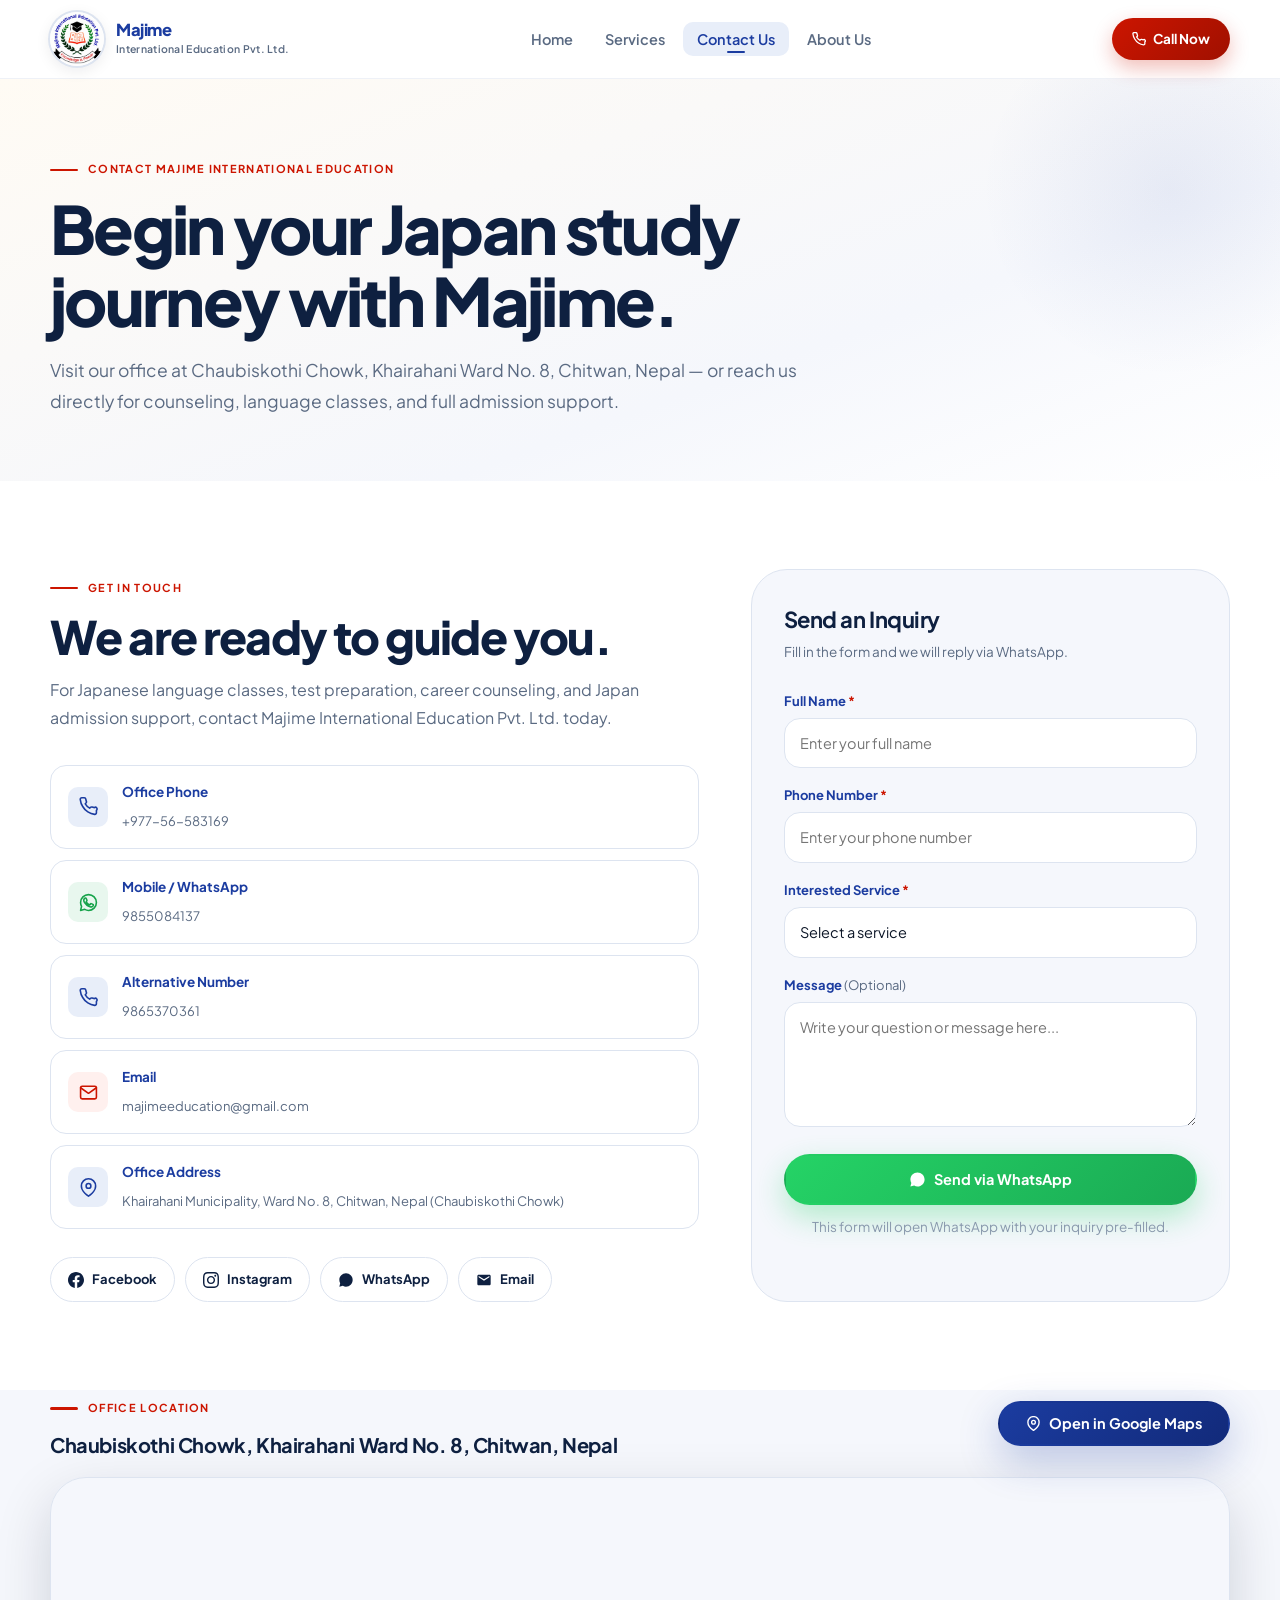
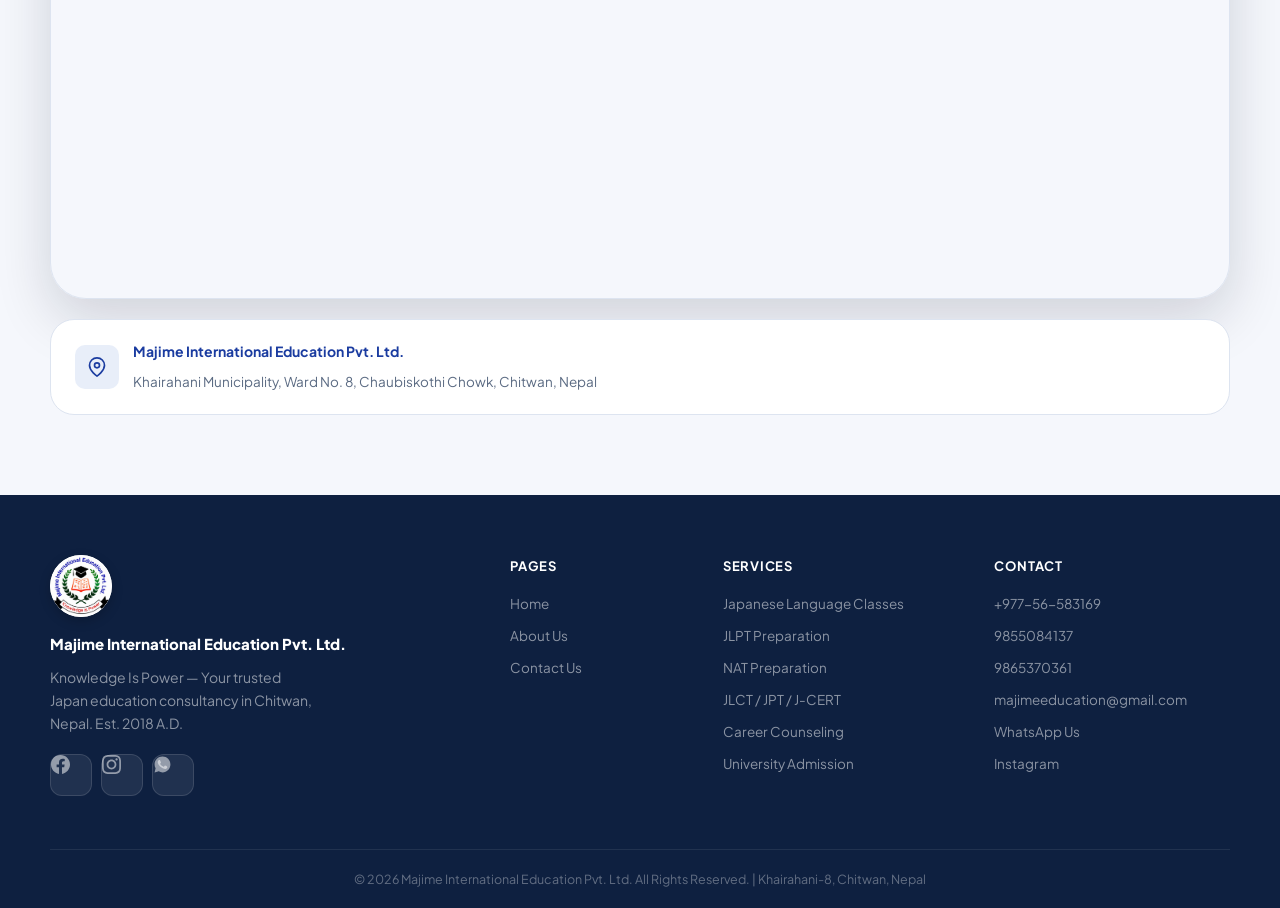
<file: contact.html>
<!DOCTYPE html>
<html lang="en">
<head>
  <meta charset="UTF-8" />
  <meta name="viewport" content="width=device-width, initial-scale=1.0" />
  <title>Contact Majime International Education Pvt. Ltd. | Japan Study Counseling</title>
  <meta name="description" content="Contact Majime International Education Pvt. Ltd. in Khairahani Ward No. 8, Chitwan, Nepal. Call, WhatsApp, email or send an inquiry for Japanese language classes, JLPT, NAT, JLCT, JPT, J-CERT preparation, and Japan study counseling." />
  <meta name="keywords" content="contact Majime International Education, Japan study consultancy contact Chitwan, WhatsApp Japan education Nepal, Chaubiskothi Chowk Chitwan" />
  <link rel="stylesheet" href="css/style.css" />
</head>
<body>

<!-- ═══════════════════════════════ HEADER ═══════════════════════════════ -->
<header class="site-header" id="site-header">
  <nav class="navbar container">
    <a href="index.html" class="brand" aria-label="Majime International Education – Home">
      <span class="brand-logo">
        <img src="assets/logo-real.jpeg" alt="Majime International Education Logo" width="54" height="54" style="object-fit:contain;border-radius:50%;" />
      </span>
      <span class="brand-text">
        <strong>Majime</strong>
        <small>International Education Pvt. Ltd.</small>
      </span>
    </a>

    <button class="menu-toggle" id="menu-toggle" aria-label="Toggle navigation" aria-expanded="false">
      <span></span><span></span><span></span>
    </button>

    <ul class="nav-links" id="nav-links">
      <li><a href="index.html">Home</a></li>
      <li><a href="index.html#services">Services</a></li>
      <li><a class="active" href="contact.html">Contact Us</a></li>
      <li><a href="about.html">About Us</a></li>
    </ul>

    <a class="nav-cta" href="tel:+9779855084137" id="nav-call-now">
      <svg width="14" height="14" viewBox="0 0 24 24" fill="none" stroke="currentColor" stroke-width="2.2" stroke-linecap="round" stroke-linejoin="round"><path d="M22 16.92v3a2 2 0 0 1-2.18 2 19.79 19.79 0 0 1-8.63-3.07A19.5 19.5 0 0 1 4.69 12 19.79 19.79 0 0 1 1.61 3.35 2 2 0 0 1 3.6 1h3a2 2 0 0 1 2 1.72c.127.96.361 1.903.7 2.81a2 2 0 0 1-.45 2.11L7.91 8.6a16 16 0 0 0 5.54 5.54l.96-.96a2 2 0 0 1 2.11-.45c.907.339 1.85.573 2.81.7A2 2 0 0 1 22 16.92z"/></svg>
      Call Now
    </a>
  </nav>
</header>

<main>

<!-- ═══════════════════════════════ PAGE HERO ═══════════════════════════════ -->
<section class="page-hero" aria-labelledby="contact-h1">
  <div class="container">
    <div class="page-hero-inner">
      <span class="eyebrow">Contact Majime International Education</span>
      <h1 id="contact-h1">Begin your Japan study journey with Majime.</h1>
      <p>
        Visit our office at Chaubiskothi Chowk, Khairahani Ward No. 8, Chitwan, Nepal —
        or reach us directly for counseling, language classes, and full admission support.
      </p>
    </div>
  </div>
</section>

<!-- ═══════════════════════════════ CONTACT GRID ═══════════════════════════════ -->
<section class="section" style="background:var(--white);" aria-labelledby="contact-info-h">
  <div class="container contact-grid">

    <!-- ── Contact Info Column ── -->
    <div class="contact-info">
      <span class="eyebrow">Get In Touch</span>
      <h2 id="contact-info-h">We are ready to guide you.</h2>
      <p>For Japanese language classes, test preparation, career counseling, and Japan admission support, contact Majime International Education Pvt. Ltd. today.</p>

      <!-- Contact items -->
      <div class="contact-list" role="list">

        <!-- Office Phone -->
        <a class="contact-item" href="tel:+97756583169" role="listitem" aria-label="Call office phone +977-56-583169">
          <div class="ci-icon">
            <svg viewBox="0 0 24 24"><path d="M22 16.92v3a2 2 0 0 1-2.18 2 19.79 19.79 0 0 1-8.63-3.07A19.5 19.5 0 0 1 4.69 12 19.79 19.79 0 0 1 1.61 3.35 2 2 0 0 1 3.6 1h3a2 2 0 0 1 2 1.72c.127.96.361 1.903.7 2.81a2 2 0 0 1-.45 2.11L7.91 8.6a16 16 0 0 0 5.54 5.54l.96-.96a2 2 0 0 1 2.11-.45c.907.339 1.85.573 2.81.7A2 2 0 0 1 22 16.92z"/></svg>
          </div>
          <div class="ci-body">
            <strong>Office Phone</strong>
            <small>+977-56-583169</small>
          </div>
        </a>

        <!-- Mobile / WhatsApp -->
        <a class="contact-item" href="tel:+9779855084137" role="listitem" aria-label="Call mobile 9855084137">
          <div class="ci-icon green-bg">
            <!-- Real WhatsApp icon shape -->
            <svg viewBox="0 0 24 24"><path d="M17.472 14.382c-.297-.149-1.758-.867-2.03-.967-.273-.099-.471-.148-.67.15-.197.297-.767.966-.94 1.164-.173.199-.347.223-.644.075-.297-.15-1.255-.463-2.39-1.475-.883-.788-1.48-1.761-1.653-2.059-.173-.297-.018-.458.13-.606.134-.133.298-.347.446-.52.149-.174.198-.298.298-.497.099-.198.05-.371-.025-.52-.075-.149-.669-1.612-.916-2.207-.242-.579-.487-.5-.669-.51-.173-.008-.371-.01-.57-.01-.198 0-.52.074-.792.372-.272.297-1.04 1.016-1.04 2.479 0 1.462 1.065 2.875 1.213 3.074.149.198 2.096 3.2 5.077 4.487.709.306 1.262.489 1.694.625.712.227 1.36.195 1.871.118.571-.085 1.758-.719 2.006-1.413.248-.694.248-1.289.173-1.413-.074-.124-.272-.198-.57-.347z"/><path d="M12.004 2C6.477 2 2 6.477 2 12.004c0 1.767.461 3.427 1.268 4.87L2 22l5.259-1.382A9.949 9.949 0 0 0 12.004 22C17.527 22 22 17.523 22 12.004 22 6.478 17.527 2 12.004 2z"/></svg>
          </div>
          <div class="ci-body">
            <strong>Mobile / WhatsApp</strong>
            <small>9855084137</small>
          </div>
        </a>

        <!-- Alternative Number -->
        <a class="contact-item" href="tel:+9779865370361" role="listitem" aria-label="Call alternative number 9865370361">
          <div class="ci-icon">
            <svg viewBox="0 0 24 24"><path d="M22 16.92v3a2 2 0 0 1-2.18 2 19.79 19.79 0 0 1-8.63-3.07A19.5 19.5 0 0 1 4.69 12 19.79 19.79 0 0 1 1.61 3.35 2 2 0 0 1 3.6 1h3a2 2 0 0 1 2 1.72c.127.96.361 1.903.7 2.81a2 2 0 0 1-.45 2.11L7.91 8.6a16 16 0 0 0 5.54 5.54l.96-.96a2 2 0 0 1 2.11-.45c.907.339 1.85.573 2.81.7A2 2 0 0 1 22 16.92z"/></svg>
          </div>
          <div class="ci-body">
            <strong>Alternative Number</strong>
            <small>9865370361</small>
          </div>
        </a>

        <!-- Email -->
        <a class="contact-item" href="mailto:majimeeducation@gmail.com" role="listitem" aria-label="Email majimeeducation@gmail.com">
          <div class="ci-icon red-bg">
            <svg viewBox="0 0 24 24"><path d="M4 4h16c1.1 0 2 .9 2 2v12c0 1.1-.9 2-2 2H4c-1.1 0-2-.9-2-2V6c0-1.1.9-2 2-2z"/><polyline points="22,6 12,13 2,6"/></svg>
          </div>
          <div class="ci-body">
            <strong>Email</strong>
            <small>majimeeducation@gmail.com</small>
          </div>
        </a>

        <!-- Address / Map -->
        <a class="contact-item" href="https://www.google.com/maps/search/?api=1&query=Khairahani+Municipality+Ward+No+8+Chitwan+Nepal+Chaubiskothi+Chowk" target="_blank" rel="noopener" role="listitem" aria-label="View office on Google Maps">
          <div class="ci-icon">
            <svg viewBox="0 0 24 24"><path d="M21 10c0 7-9 13-9 13s-9-6-9-13a9 9 0 0 1 18 0z"/><circle cx="12" cy="10" r="3"/></svg>
          </div>
          <div class="ci-body">
            <strong>Office Address</strong>
            <small>Khairahani Municipality, Ward No. 8, Chitwan, Nepal (Chaubiskothi Chowk)</small>
          </div>
        </a>

      </div><!-- /contact-list -->

      <!-- Social Buttons — real brand icons -->
      <div class="social-row" aria-label="Social and quick contact links">

        <!-- Facebook — real F logo -->
        <a class="social-btn fb" href="https://www.facebook.com/share/1CsTVQ9NSQ/?mibextid=wwXIfr" target="_blank" rel="noopener" aria-label="Facebook page">
          <svg viewBox="0 0 24 24" width="16" height="16" fill="currentColor">
            <path d="M24 12.073c0-6.627-5.373-12-12-12s-12 5.373-12 12c0 5.99 4.388 10.954 10.125 11.854v-8.385H7.078v-3.47h3.047V9.43c0-3.007 1.792-4.669 4.533-4.669 1.312 0 2.686.235 2.686.235v2.953H15.83c-1.491 0-1.956.925-1.956 1.874v2.25h3.328l-.532 3.47h-2.796v8.385C19.612 23.027 24 18.062 24 12.073z"/>
          </svg>
          Facebook
        </a>

        <!-- Instagram — real camera/gradient icon SVG -->
        <a class="social-btn ig" href="https://www.instagram.com/majimeint/" target="_blank" rel="noopener" aria-label="Instagram profile">
          <svg viewBox="0 0 24 24" width="16" height="16" fill="currentColor">
            <path d="M12 2.163c3.204 0 3.584.012 4.85.07 3.252.148 4.771 1.691 4.919 4.919.058 1.265.069 1.645.069 4.849 0 3.205-.012 3.584-.069 4.849-.149 3.225-1.664 4.771-4.919 4.919-1.266.058-1.644.07-4.85.07-3.204 0-3.584-.012-4.849-.07-3.26-.149-4.771-1.699-4.919-4.92-.058-1.265-.07-1.644-.07-4.849 0-3.204.013-3.583.07-4.849.149-3.227 1.664-4.771 4.919-4.919 1.266-.057 1.645-.069 4.849-.069zm0-2.163c-3.259 0-3.667.014-4.947.072-4.358.2-6.78 2.618-6.98 6.98-.059 1.281-.073 1.689-.073 4.948 0 3.259.014 3.668.072 4.948.2 4.358 2.618 6.78 6.98 6.98 1.281.058 1.689.072 4.948.072 3.259 0 3.668-.014 4.948-.072 4.354-.2 6.782-2.618 6.979-6.98.059-1.28.073-1.689.073-4.948 0-3.259-.014-3.667-.072-4.947-.196-4.354-2.617-6.78-6.979-6.98-1.281-.059-1.69-.073-4.949-.073zm0 5.838c-3.403 0-6.162 2.759-6.162 6.162s2.759 6.163 6.162 6.163 6.162-2.759 6.162-6.163c0-3.403-2.759-6.162-6.162-6.162zm0 10.162c-2.209 0-4-1.79-4-4 0-2.209 1.791-4 4-4s4 1.791 4 4c0 2.21-1.791 4-4 4zm6.406-11.845c-.796 0-1.441.645-1.441 1.44s.645 1.44 1.441 1.44c.795 0 1.439-.645 1.439-1.44s-.644-1.44-1.439-1.44z"/>
          </svg>
          Instagram
        </a>

        <!-- WhatsApp — real WA icon -->
        <a class="social-btn wa" href="https://wa.me/9779855084137" target="_blank" rel="noopener" aria-label="WhatsApp chat">
          <svg viewBox="0 0 24 24" width="16" height="16" fill="currentColor">
            <path d="M17.472 14.382c-.297-.149-1.758-.867-2.03-.967-.273-.099-.471-.148-.67.15-.197.297-.767.966-.94 1.164-.173.199-.347.223-.644.075-.297-.15-1.255-.463-2.39-1.475-.883-.788-1.48-1.761-1.653-2.059-.173-.297-.018-.458.13-.606.134-.133.298-.347.446-.52.149-.174.198-.298.298-.497.099-.198.05-.371-.025-.52-.075-.149-.669-1.612-.916-2.207-.242-.579-.487-.5-.669-.51-.173-.008-.371-.01-.57-.01-.198 0-.52.074-.792.372-.272.297-1.04 1.016-1.04 2.479 0 1.462 1.065 2.875 1.213 3.074.149.198 2.096 3.2 5.077 4.487.709.306 1.262.489 1.694.625.712.227 1.36.195 1.871.118.571-.085 1.758-.719 2.006-1.413.248-.694.248-1.289.173-1.413-.074-.124-.272-.198-.57-.347z"/>
            <path d="M12.004 2C6.477 2 2 6.477 2 12.004c0 1.767.461 3.427 1.268 4.87L2 22l5.259-1.382A9.949 9.949 0 0 0 12.004 22C17.527 22 22 17.523 22 12.004 22 6.478 17.527 2 12.004 2z"/>
          </svg>
          WhatsApp
        </a>

        <!-- Email -->
        <a class="social-btn email" href="mailto:majimeeducation@gmail.com" aria-label="Send email">
          <svg viewBox="0 0 24 24" width="16" height="16" fill="currentColor">
            <path d="M20 4H4c-1.1 0-1.99.9-1.99 2L2 18c0 1.1.9 2 2 2h16c1.1 0 2-.9 2-2V6c0-1.1-.9-2-2-2zm0 4l-8 5-8-5V6l8 5 8-5v2z"/>
          </svg>
          Email
        </a>

      </div><!-- /social-row -->
    </div><!-- /contact-info -->

    <!-- ── Inquiry Form Column ── -->
    <aside>
      <form class="contact-form" onsubmit="return sendInquiry(event)" id="inquiry-form" novalidate>
        <h3>Send an Inquiry</h3>
        <p>Fill in the form and we will reply via WhatsApp.</p>

        <div class="form-group">
          <label for="name">Full Name <span style="color:var(--red)" aria-hidden="true">*</span></label>
          <input type="text" id="name" name="name" placeholder="Enter your full name" required autocomplete="name" />
        </div>

        <div class="form-group">
          <label for="phone">Phone Number <span style="color:var(--red)" aria-hidden="true">*</span></label>
          <input type="tel" id="phone" name="phone" placeholder="Enter your phone number" required autocomplete="tel" />
        </div>

        <div class="form-group">
          <label for="service">Interested Service <span style="color:var(--red)" aria-hidden="true">*</span></label>
          <select id="service" name="service" required>
            <option value="">Select a service</option>
            <option value="Japanese Language Class">Japanese Language Class</option>
            <option value="JLPT Preparation">JLPT Preparation</option>
            <option value="NAT Preparation">NAT Preparation</option>
            <option value="JLCT Preparation">JLCT Preparation</option>
            <option value="JPT Preparation">JPT Preparation</option>
            <option value="J-CERT Preparation">J-CERT Preparation</option>
            <option value="One-on-One Career Counseling">One-on-One Career Counseling</option>
            <option value="University Admission Support">University Admission Support</option>
            <option value="Documentation Support">Documentation Support</option>
          </select>
        </div>

        <div class="form-group">
          <label for="message">Message <span style="color:var(--muted);font-weight:400;">(Optional)</span></label>
          <textarea id="message" name="message" rows="4" placeholder="Write your question or message here..."></textarea>
        </div>

        <button class="btn btn-wa" type="submit" id="inquiry-submit-btn">
          <svg width="17" height="17" viewBox="0 0 24 24" fill="currentColor"><path d="M17.472 14.382c-.297-.149-1.758-.867-2.03-.967-.273-.099-.471-.148-.67.15-.197.297-.767.966-.94 1.164-.173.199-.347.223-.644.075-.297-.15-1.255-.463-2.39-1.475-.883-.788-1.48-1.761-1.653-2.059-.173-.297-.018-.458.13-.606.134-.133.298-.347.446-.52.149-.174.198-.298.298-.497.099-.198.05-.371-.025-.52-.075-.149-.669-1.612-.916-2.207-.242-.579-.487-.5-.669-.51-.173-.008-.371-.01-.57-.01-.198 0-.52.074-.792.372-.272.297-1.04 1.016-1.04 2.479 0 1.462 1.065 2.875 1.213 3.074.149.198 2.096 3.2 5.077 4.487.709.306 1.262.489 1.694.625.712.227 1.36.195 1.871.118.571-.085 1.758-.719 2.006-1.413.248-.694.248-1.289.173-1.413-.074-.124-.272-.198-.57-.347z"/><path d="M12.004 2C6.477 2 2 6.477 2 12.004c0 1.767.461 3.427 1.268 4.87L2 22l5.259-1.382A9.949 9.949 0 0 0 12.004 22C17.527 22 22 17.523 22 12.004 22 6.478 17.527 2 12.004 2z"/></svg>
          Send via WhatsApp
        </button>
        <p class="form-note">This form will open WhatsApp with your inquiry pre-filled.</p>
      </form>
    </aside>

  </div>
</section><!-- /contact grid -->


<!-- ═══════════════════════════════ GOOGLE MAP SECTION ═══════════════════════════════ -->
<section class="map-section" aria-labelledby="map-heading">
  <div class="container">

    <div class="map-header">
      <div>
        <span class="eyebrow">Office Location</span>
        <h3 id="map-heading">Chaubiskothi Chowk, Khairahani Ward No. 8, Chitwan, Nepal</h3>
      </div>
      <a class="btn btn-primary" href="https://www.google.com/maps/search/?api=1&query=Khairahani+Municipality+Ward+No+8+Chitwan+Nepal+Chaubiskothi+Chowk" target="_blank" rel="noopener" id="open-maps-btn">
        <svg width="15" height="15" viewBox="0 0 24 24" fill="none" stroke="currentColor" stroke-width="2.2" stroke-linecap="round" stroke-linejoin="round"><path d="M21 10c0 7-9 13-9 13s-9-6-9-13a9 9 0 0 1 18 0z"/><circle cx="12" cy="10" r="3"/></svg>
        Open in Google Maps
      </a>
    </div>

    <!-- Embedded Google Map (no API key needed) -->
    <div class="map-wrapper">
      <iframe
        title="Majime International Education Office Location — Khairahani Ward 8 Chitwan Nepal"
        src="https://maps.google.com/maps?q=Khairahani+Municipality+Ward+8+Chitwan+Nepal+Chaubiskothi+Chowk&output=embed&z=14"
        width="100%"
        height="420"
        style="border:0;"
        allowfullscreen=""
        loading="lazy"
        referrerpolicy="no-referrer-when-downgrade"
      ></iframe>
    </div>

    <!-- Address card below map -->
    <div style="
      display:flex; align-items:center; gap:14px; margin-top:20px;
      background:var(--white); border:1.5px solid var(--line);
      border-radius:var(--r-lg); padding:20px 24px;
    ">
      <div style="
        width:44px; height:44px; border-radius:var(--r-sm);
        background:var(--blue-soft); display:grid; place-items:center; flex-shrink:0;
      ">
        <svg width="20" height="20" viewBox="0 0 24 24" fill="none" stroke="var(--blue)" stroke-width="2" stroke-linecap="round" stroke-linejoin="round"><path d="M21 10c0 7-9 13-9 13s-9-6-9-13a9 9 0 0 1 18 0z"/><circle cx="12" cy="10" r="3"/></svg>
      </div>
      <div>
        <strong style="display:block;font-size:14px;color:var(--blue);margin-bottom:3px;">Majime International Education Pvt. Ltd.</strong>
        <span style="font-size:13.5px;color:var(--muted);">Khairahani Municipality, Ward No. 8, Chaubiskothi Chowk, Chitwan, Nepal</span>
      </div>
    </div>

  </div>
</section><!-- /map -->


</main>

<!-- ═══════════════════════════════ FOOTER ═══════════════════════════════ -->
<footer class="site-footer" role="contentinfo">
  <div class="container footer-grid">

    <div class="footer-col">
      <div class="footer-brand-logo">
        <img src="assets/logo-real.jpeg" alt="Majime International Education Logo" width="62" height="62" style="object-fit:contain;border-radius:50%;" />
      </div>
      <strong style="color:#fff;font-size:15px;font-weight:800;display:block;">Majime International Education Pvt. Ltd.</strong>
      <p class="footer-tagline">Knowledge Is Power — Your trusted Japan education consultancy in Chitwan, Nepal. Est. 2018 A.D.</p>
      <div class="footer-social" aria-label="Social media">
        <!-- Real Facebook icon -->
        <a class="footer-social-btn" href="https://www.facebook.com/share/1CsTVQ9NSQ/?mibextid=wwXIfr" target="_blank" rel="noopener" aria-label="Facebook">
          <svg viewBox="0 0 24 24"><path d="M24 12.073c0-6.627-5.373-12-12-12s-12 5.373-12 12c0 5.99 4.388 10.954 10.125 11.854v-8.385H7.078v-3.47h3.047V9.43c0-3.007 1.792-4.669 4.533-4.669 1.312 0 2.686.235 2.686.235v2.953H15.83c-1.491 0-1.956.925-1.956 1.874v2.25h3.328l-.532 3.47h-2.796v8.385C19.612 23.027 24 18.062 24 12.073z"/></svg>
        </a>
        <!-- Real Instagram icon -->
        <a class="footer-social-btn" href="https://www.instagram.com/majimeint/" target="_blank" rel="noopener" aria-label="Instagram">
          <svg viewBox="0 0 24 24"><path d="M12 2.163c3.204 0 3.584.012 4.85.07 3.252.148 4.771 1.691 4.919 4.919.058 1.265.069 1.645.069 4.849 0 3.205-.012 3.584-.069 4.849-.149 3.225-1.664 4.771-4.919 4.919-1.266.058-1.644.07-4.85.07-3.204 0-3.584-.012-4.849-.07-3.26-.149-4.771-1.699-4.919-4.92-.058-1.265-.07-1.644-.07-4.849 0-3.204.013-3.583.07-4.849.149-3.227 1.664-4.771 4.919-4.919 1.266-.057 1.645-.069 4.849-.069zm0-2.163c-3.259 0-3.667.014-4.947.072-4.358.2-6.78 2.618-6.98 6.98-.059 1.281-.073 1.689-.073 4.948 0 3.259.014 3.668.072 4.948.2 4.358 2.618 6.78 6.98 6.98 1.281.058 1.689.072 4.948.072 3.259 0 3.668-.014 4.948-.072 4.354-.2 6.782-2.618 6.979-6.98.059-1.28.073-1.689.073-4.948 0-3.259-.014-3.667-.072-4.947-.196-4.354-2.617-6.78-6.979-6.98-1.281-.059-1.69-.073-4.949-.073zm0 5.838c-3.403 0-6.162 2.759-6.162 6.162s2.759 6.163 6.162 6.163 6.162-2.759 6.162-6.163c0-3.403-2.759-6.162-6.162-6.162zm0 10.162c-2.209 0-4-1.79-4-4 0-2.209 1.791-4 4-4s4 1.791 4 4c0 2.21-1.791 4-4 4zm6.406-11.845c-.796 0-1.441.645-1.441 1.44s.645 1.44 1.441 1.44c.795 0 1.439-.645 1.439-1.44s-.644-1.44-1.439-1.44z"/></svg>
        </a>
        <!-- Real WhatsApp icon -->
        <a class="footer-social-btn" href="https://wa.me/9779855084137" target="_blank" rel="noopener" aria-label="WhatsApp">
          <svg viewBox="0 0 24 24"><path d="M17.472 14.382c-.297-.149-1.758-.867-2.03-.967-.273-.099-.471-.148-.67.15-.197.297-.767.966-.94 1.164-.173.199-.347.223-.644.075-.297-.15-1.255-.463-2.39-1.475-.883-.788-1.48-1.761-1.653-2.059-.173-.297-.018-.458.13-.606.134-.133.298-.347.446-.52.149-.174.198-.298.298-.497.099-.198.05-.371-.025-.52-.075-.149-.669-1.612-.916-2.207-.242-.579-.487-.5-.669-.51-.173-.008-.371-.01-.57-.01-.198 0-.52.074-.792.372-.272.297-1.04 1.016-1.04 2.479 0 1.462 1.065 2.875 1.213 3.074.149.198 2.096 3.2 5.077 4.487.709.306 1.262.489 1.694.625.712.227 1.36.195 1.871.118.571-.085 1.758-.719 2.006-1.413.248-.694.248-1.289.173-1.413-.074-.124-.272-.198-.57-.347z"/><path d="M12.004 2C6.477 2 2 6.477 2 12.004c0 1.767.461 3.427 1.268 4.87L2 22l5.259-1.382A9.949 9.949 0 0 0 12.004 22C17.527 22 22 17.523 22 12.004 22 6.478 17.527 2 12.004 2z"/></svg>
        </a>
      </div>
    </div>

    <div class="footer-col">
      <h4>Pages</h4>
      <a href="index.html">Home</a>
      <a href="about.html">About Us</a>
      <a href="contact.html">Contact Us</a>
    </div>

    <div class="footer-col">
      <h4>Services</h4>
      <a href="contact.html">Japanese Language Classes</a>
      <a href="contact.html">JLPT Preparation</a>
      <a href="contact.html">NAT Preparation</a>
      <a href="contact.html">JLCT / JPT / J-CERT</a>
      <a href="contact.html">Career Counseling</a>
      <a href="contact.html">University Admission</a>
    </div>

    <div class="footer-col">
      <h4>Contact</h4>
      <a href="tel:+97756583169">+977-56-583169</a>
      <a href="tel:+9779855084137">9855084137</a>
      <a href="tel:+9779865370361">9865370361</a>
      <a href="mailto:majimeeducation@gmail.com">majimeeducation@gmail.com</a>
      <a href="https://wa.me/9779855084137" target="_blank" rel="noopener">WhatsApp Us</a>
      <a href="https://www.instagram.com/majimeint/" target="_blank" rel="noopener">Instagram</a>
    </div>

  </div>
  <div class="footer-bottom">
    <p>&copy; <span id="year"></span> Majime International Education Pvt. Ltd. All Rights Reserved. | Khairahani-8, Chitwan, Nepal</p>
  </div>
</footer>

<script src="js/script.js"></script>
</body>
</html>
</file>
<file: css/style.css>
/* ============================================================
   MAJIME INTERNATIONAL EDUCATION PVT. LTD.
   style.css — Brand-accurate redesign, v3.0
   Brand colors extracted from official logo:
     Blue  #1B3CA0  (company name arc)
     Red   #CC1500  (slogan ribbon)
     Orange #E86A00 (book cover)
     Green #1A4A1A  (laurel wreath)
   ============================================================ */

@import url('https://fonts.googleapis.com/css2?family=Plus+Jakarta+Sans:wght@400;500;600;700;800;900&family=Lora:ital,wght@0,600;0,700;1,600&display=swap');

/* ── CSS CUSTOM PROPERTIES ── */
:root {
  /* Logo-extracted brand colors */
  --blue:        #1B3CA0;   /* Logo name arc blue */
  --blue-dark:   #122A7A;   /* Darker blue for hover/depth */
  --blue-mid:    #2248B8;   /* Slightly lighter for gradients */
  --blue-soft:   #E8EEF9;   /* Very light blue tint */
  --red:         #CC1500;   /* Logo ribbon red */
  --red-dark:    #A01000;   /* Darker red */
  --red-light:   #FFF0EE;   /* Very light red tint */
  --orange:      #E86A00;   /* Logo book orange */
  --orange-light:#FFF3E8;   /* Light orange tint */
  --green:       #1A4A1A;   /* Logo laurel green */
  --green-light: #EBF5EB;   /* Light green tint */

  /* Neutrals */
  --dark:        #0B1526;
  --navy:        #0E2040;
  --muted:       #5A6A82;
  --muted-light: #8898AC;
  --line:        #DDE4F0;
  --line-soft:   #EEF1F7;
  --off-white:   #F5F7FC;
  --cream:       #FFFBF4;
  --white:       #FFFFFF;

  /* Shadows */
  --shadow-xs:  0 2px  8px rgba(11, 21, 38, 0.06);
  --shadow-sm:  0 4px 16px rgba(11, 21, 38, 0.09);
  --shadow-md:  0 10px 30px rgba(11, 21, 38, 0.12);
  --shadow-lg:  0 20px 56px rgba(11, 21, 38, 0.16);
  --shadow-xl:  0 32px 80px rgba(11, 21, 38, 0.2);
  --shadow-blue:0 14px 40px rgba(27, 60, 160, 0.28);
  --shadow-red: 0 12px 32px rgba(204, 21, 0, 0.26);

  /* Border radius */
  --r-xs:  6px;
  --r-sm:  10px;
  --r-md:  16px;
  --r-lg:  24px;
  --r-xl:  36px;
  --r-2xl: 48px;
  --r-pill:999px;

  /* Transitions */
  --ease:    cubic-bezier(0.4, 0, 0.2, 1);
  --ease-in: cubic-bezier(0.4, 0, 1, 1);

  /* Section spacing */
  --section-py: 88px;
}

/* ── RESET & BASE ── */
*, *::before, *::after { margin:0; padding:0; box-sizing:border-box; }
html { scroll-behavior:smooth; -webkit-text-size-adjust:100%; }
body {
  overflow-x: hidden;
  max-width: 100vw;
  font-family:'Plus Jakarta Sans', Arial, sans-serif;
  color: var(--dark);
  background: var(--white);
  line-height: 1.7;
  -webkit-font-smoothing: antialiased;
  -moz-osx-font-smoothing: grayscale;
}
a { color:inherit; text-decoration:none; }
img { max-width:100%; height:auto; display:block; }
ul, ol { list-style:none; }
button { font-family:inherit; }

/* ── LAYOUT ── */
.container {
  width: min(1180px, calc(100% - 40px));
  margin: 0 auto;
}
.section { padding: var(--section-py) 0; }

/* ── TYPOGRAPHY ── */
h1 { font-size:clamp(38px,5.2vw,68px); font-weight:900; line-height:1.08; letter-spacing:-0.04em; color:var(--navy); }
h2 { font-size:clamp(28px,3.6vw,48px); font-weight:800; line-height:1.1;  letter-spacing:-0.035em; color:var(--navy); }
h3 { font-size:clamp(18px,2vw,22px);   font-weight:700; line-height:1.25; letter-spacing:-0.02em; color:var(--navy); }
h4 { font-size:15px; font-weight:700; letter-spacing:0.02em; color:var(--navy); }
p  { color:var(--muted); font-size:16px; line-height:1.78; }

.eyebrow {
  display:inline-flex; align-items:center; gap:10px;
  color:var(--red); font-weight:700; font-size:11px;
  letter-spacing:0.12em; text-transform:uppercase; margin-bottom:14px;
}
.eyebrow::before {
  content:""; display:block; width:28px; height:2.5px;
  background:var(--red); border-radius:10px; flex-shrink:0;
}

/* ── BUTTONS ── */
.btn {
  display:inline-flex; align-items:center; justify-content:center; gap:8px;
  border-radius:var(--r-pill); padding:13px 26px;
  font-size:14.5px; font-weight:700; font-family:inherit;
  transition:all 0.28s var(--ease); cursor:pointer;
  border:2px solid transparent; white-space:nowrap; line-height:1;
}
/* Primary – Blue */
.btn-primary {
  color:var(--white);
  background:linear-gradient(135deg,var(--blue),var(--blue-dark));
  box-shadow:var(--shadow-blue);
}
.btn-primary:hover { transform:translateY(-3px); box-shadow:0 20px 48px rgba(27,60,160,0.38); background:linear-gradient(135deg,var(--blue-mid),var(--blue)); }
/* Red accent */
.btn-red {
  color:var(--white);
  background:linear-gradient(135deg,var(--red),var(--red-dark));
  box-shadow:var(--shadow-red);
}
.btn-red:hover { transform:translateY(-3px); box-shadow:0 20px 44px rgba(204,21,0,0.36); }
/* Outline */
.btn-outline { color:var(--blue); background:transparent; border-color:var(--line); }
.btn-outline:hover { border-color:var(--blue); background:var(--blue-soft); transform:translateY(-3px); }
/* Light */
.btn-light { background:var(--white); color:var(--blue); font-weight:800; box-shadow:var(--shadow-md); }
.btn-light:hover { transform:translateY(-3px); box-shadow:var(--shadow-lg); }
/* WhatsApp green */
.btn-wa {
  color:var(--white);
  background:linear-gradient(135deg,#25D366,#1aaa54);
  box-shadow:0 12px 30px rgba(37,211,102,0.32);
}
.btn-wa:hover { transform:translateY(-3px); box-shadow:0 20px 40px rgba(37,211,102,0.42); }
/* Phone */
.btn-phone { color:var(--navy); background:var(--white); border-color:var(--line); box-shadow:var(--shadow-xs); }
.btn-phone:hover { border-color:var(--blue); transform:translateY(-3px); box-shadow:var(--shadow-sm); }
/* Outline white (on dark bg) */
.btn-outline-white { color:var(--white); background:transparent; border-color:rgba(255,255,255,0.4); }
.btn-outline-white:hover { background:rgba(255,255,255,0.12); border-color:rgba(255,255,255,0.75); transform:translateY(-3px); }

/* ── HEADER / NAV ── */
.site-header {
  position:sticky; top:0; z-index:1000;
  background:rgba(255,255,255,0.95);
  backdrop-filter:blur(20px); -webkit-backdrop-filter:blur(20px);
  border-bottom:1px solid var(--line-soft);
  transition:box-shadow 0.3s var(--ease);
}
.site-header.scrolled { box-shadow:var(--shadow-md); }

.navbar {
  height:78px; display:flex; align-items:center;
  justify-content:space-between; gap:20px;
}

/* Logo area */
.brand { display:flex; align-items:center; gap:12px; flex-shrink:0; }
.brand-logo {
  width:54px; height:54px; border-radius:50%; overflow:hidden;
  background:var(--white);
  box-shadow:0 0 0 2px var(--line), var(--shadow-sm);
  flex-shrink:0;
}
.brand-logo img { width:100%; height:100%; object-fit:contain; }
.brand-text { display:flex; flex-direction:column; }
.brand-text strong {
  display:block; color:var(--blue); font-size:16.5px; font-weight:900;
  line-height:1.1; letter-spacing:-0.025em;
}
.brand-text small {
  display:block; color:var(--muted); font-size:10.5px;
  font-weight:600; letter-spacing:0.03em; margin-top:1px;
}

/* Nav links */
.nav-links { display:flex; align-items:center; gap:4px; }
.nav-links a {
  position:relative; padding:8px 14px; font-weight:600; font-size:14.5px;
  color:var(--muted); border-radius:var(--r-sm); transition:all 0.22s var(--ease);
}
.nav-links a::after {
  content:""; position:absolute; bottom:3px; left:50%;
  transform:translateX(-50%) scaleX(0); width:18px; height:2px;
  background:var(--blue); border-radius:10px; transition:transform 0.22s var(--ease);
}
.nav-links a:hover, .nav-links a.active { color:var(--blue); background:var(--blue-soft); }
.nav-links a:hover::after, .nav-links a.active::after { transform:translateX(-50%) scaleX(1); }

/* Nav CTA */
.nav-cta {
  display:inline-flex; align-items:center; gap:7px;
  border-radius:var(--r-pill); padding:10px 20px;
  font-size:13.5px; font-weight:700; font-family:inherit;
  cursor:pointer; border:none; color:var(--white);
  background:linear-gradient(135deg,var(--red),var(--red-dark));
  box-shadow:0 8px 20px rgba(204,21,0,0.28);
  transition:all 0.28s var(--ease); flex-shrink:0;
}
.nav-cta:hover { transform:translateY(-2px); box-shadow:0 14px 32px rgba(204,21,0,0.38); }

/* Hamburger */
.menu-toggle {
  display:none; width:42px; height:42px; background:var(--off-white);
  border:1.5px solid var(--line); border-radius:var(--r-sm); cursor:pointer;
  flex-direction:column; align-items:center; justify-content:center; gap:5px;
  transition:all 0.22s var(--ease);
}
.menu-toggle:hover { background:var(--blue-soft); border-color:var(--blue); }
.menu-toggle span {
  display:block; height:2px; width:20px; background:var(--navy);
  border-radius:10px; transition:all 0.28s var(--ease); transform-origin:center;
}
.menu-toggle.open span:nth-child(1) { transform:translateY(7px) rotate(45deg); }
.menu-toggle.open span:nth-child(2) { opacity:0; transform:scaleX(0); }
.menu-toggle.open span:nth-child(3) { transform:translateY(-7px) rotate(-45deg); }

/* ══════════════════════════════════════════
   HERO SECTION
══════════════════════════════════════════ */
.hero-section {
  position:relative; overflow:hidden;
  padding:60px 0 72px;
  background:linear-gradient(150deg, #FFF0F3 0%, #FFE8EE 30%, #FFF5F7 65%, #FFF8FA 100%);
}
/* Cherry blossom pink glow top-right */
.hero-section::before {
  content:""; position:absolute; top:-80px; right:-80px;
  width:420px; height:420px; border-radius:50%;
  background:radial-gradient(circle, rgba(255,182,193,0.35) 0%, transparent 70%);
  pointer-events:none;
}
/* Soft blue glow bottom-left */
.hero-section::after {
  content:""; position:absolute; bottom:-60px; left:-60px;
  width:320px; height:320px; border-radius:50%;
  background:radial-gradient(circle, rgba(27,60,160,0.06) 0%, transparent 70%);
  pointer-events:none;
}

.hero-grid {
  display:grid; grid-template-columns:1fr 1fr;
  align-items:center; gap:56px; position:relative; z-index:1;
}

/* Hero content */
.hero-eyebrow { display:inline-flex; align-items:center; gap:8px; margin-bottom:16px; }
.hero-eyebrow-dot {
  width:8px; height:8px; border-radius:50%; background:var(--red);
  animation:pulse-dot 2.2s infinite;
}
@keyframes pulse-dot { 0%,100%{opacity:1;transform:scale(1);} 50%{opacity:0.45;transform:scale(0.8);} }
.hero-eyebrow-text { font-size:12px; font-weight:700; letter-spacing:0.1em; text-transform:uppercase; color:var(--red); }

.hero-content h1 { margin-bottom:20px; max-width:680px; }
.hero-content h1 span { color:var(--red); }
.hero-content > p { font-size:17px; max-width:500px; margin-bottom:34px; }

.hero-actions { display:flex; flex-wrap:wrap; gap:11px; margin-bottom:44px; }

/* Trust stats */
.trust-row {
  display:grid; grid-template-columns:repeat(4,1fr); gap:12px;
  padding-top:32px; border-top:1px solid var(--line);
}
.trust-stat strong {
  display:block; font-size:24px; font-weight:900; color:var(--blue);
  line-height:1; margin-bottom:4px; letter-spacing:-0.03em;
}
.trust-stat span { font-size:11px; font-weight:600; color:var(--muted); text-transform:uppercase; letter-spacing:0.05em; }

/* Hero visual (right panel) */
.hero-visual { position:relative; }
.hero-image-wrap {
  border-radius:var(--r-xl); overflow:hidden; position:relative;
  box-shadow:0 20px 60px rgba(204,21,0,0.14), 0 8px 24px rgba(27,60,160,0.1);
  background:linear-gradient(135deg,#FFE8EE,#FFF0F3);
}
/* No dark overlay — show the banner image naturally */
.hero-image-wrap::after { display:none; }
.hero-image-wrap img {
  width:100%; height:auto;
  object-fit:contain; object-position:center;
  display:block;
}

/* Hero badge — shown below image on mobile, hidden on desktop (image has own branding) */
.hero-badge { display:none; }

/* Floating accent chips */
.hero-chip {
  position:absolute; background:rgba(255,255,255,0.96); border-radius:var(--r-md);
  padding:12px 16px; box-shadow:0 8px 24px rgba(27,60,160,0.16);
  z-index:2; border:1px solid rgba(27,60,160,0.08);
}
.hero-chip strong, .hero-chip small { display:block; }
.hero-chip strong { font-size:12.5px; color:var(--navy); font-weight:700; margin-bottom:2px; }
.hero-chip small  { font-size:10.5px; color:var(--muted); font-weight:500; }
.chip-top-left  { top:-14px; left:-14px; }
.chip-top-right { top:18px; right:-14px; }

/* ══════════════════════════════════════════
   SERVICES SECTION
══════════════════════════════════════════ */
.services-section { background:var(--off-white); }
#services { scroll-margin-top:88px; }
.section-header { text-align:center; max-width:660px; margin:0 auto 52px; }
.section-header h2 { margin-bottom:14px; }

.services-grid {
  display:grid; grid-template-columns:repeat(3,1fr); gap:18px;
}
.service-card {
  background:var(--white); border:1.5px solid var(--line);
  border-radius:var(--r-lg); padding:30px 26px;
  transition:all 0.3s var(--ease); position:relative; overflow:hidden;
}
.service-card::after {
  content:""; position:absolute; top:0; left:0; right:0; height:3px;
  background:linear-gradient(90deg,var(--blue),var(--red));
  transform:scaleX(0); transform-origin:left; transition:transform 0.3s var(--ease);
}
.service-card:hover { transform:translateY(-6px); border-color:rgba(27,60,160,0.2); box-shadow:var(--shadow-lg); }
.service-card:hover::after { transform:scaleX(1); }

.svc-icon {
  width:52px; height:52px; border-radius:var(--r-md);
  background:var(--blue-soft); display:grid; place-items:center; margin-bottom:18px;
  transition:all 0.3s var(--ease);
}
.service-card:hover .svc-icon { background:var(--blue); }
.service-card:hover .svc-icon svg { stroke:var(--white); }
.svc-icon svg {
  width:24px; height:24px; stroke:var(--blue); fill:none;
  stroke-width:2; stroke-linecap:round; stroke-linejoin:round;
  transition:stroke 0.3s var(--ease);
}
.service-card h3 { font-size:17px; margin-bottom:9px; }
.service-card p  { font-size:13.5px; line-height:1.65; }

/* ══════════════════════════════════════════
   WHY CHOOSE US
══════════════════════════════════════════ */
.why-section { background:var(--white); }
.why-grid {
  display:grid; grid-template-columns:1fr 1fr;
  align-items:center; gap:60px;
}
/* Left visual panel */
.why-visual {
  border-radius:var(--r-xl); overflow:hidden; position:relative;
  background:linear-gradient(155deg,var(--navy) 0%,var(--blue-dark) 50%,#0A1E60 100%);
  min-height:500px; box-shadow:var(--shadow-xl);
}
.why-visual::before {
  content:""; position:absolute; top:-60px; right:-60px; width:280px; height:280px;
  border-radius:50%; background:radial-gradient(circle, rgba(204,21,0,0.55) 0%, transparent 70%);
}
.why-stats-stack {
  position:absolute; inset:0; display:flex; flex-direction:column;
  justify-content:flex-end; padding:36px; gap:14px;
}
.why-chip {
  background:rgba(255,255,255,0.1); backdrop-filter:blur(10px);
  border:1px solid rgba(255,255,255,0.18); border-radius:var(--r-md);
  padding:16px 18px; display:flex; align-items:center; gap:14px;
}
.why-chip-icon {
  width:36px; height:36px; border-radius:var(--r-sm);
  background:rgba(204,21,0,0.6); display:grid; place-items:center; flex-shrink:0;
}
.why-chip-icon svg { width:18px; height:18px; stroke:var(--white); fill:none; stroke-width:2; stroke-linecap:round; stroke-linejoin:round; }
.why-chip-val   { font-size:26px; font-weight:900; color:var(--white); line-height:1; }
.why-chip-label { font-size:12px; font-weight:500; color:rgba(255,255,255,0.68); line-height:1.4; }

/* Right content */
.why-content h2 { margin-bottom:16px; }
.why-content > p { margin-bottom:28px; font-size:16.5px; }

.check-list { display:grid; gap:12px; margin-bottom:34px; }
.check-list li {
  display:flex; align-items:flex-start; gap:11px;
  font-size:15px; font-weight:600; color:var(--dark); line-height:1.5;
}
.chk {
  width:22px; height:22px; border-radius:50%;
  background:var(--green-light); display:grid; place-items:center; flex-shrink:0; margin-top:1px;
}
.chk svg { width:12px; height:12px; stroke:var(--green); fill:none; stroke-width:2.5; stroke-linecap:round; stroke-linejoin:round; }

/* ══════════════════════════════════════════
   STATS BAND
══════════════════════════════════════════ */
.stats-band { background:var(--blue); padding:60px 0; }
.stats-grid  { display:grid; grid-template-columns:repeat(4,1fr); gap:20px; }
.stat-item {
  text-align:center; padding:26px 18px; border-radius:var(--r-lg);
  background:rgba(255,255,255,0.08); border:1px solid rgba(255,255,255,0.12);
  transition:all 0.3s var(--ease);
}
.stat-item:hover { background:rgba(255,255,255,0.14); transform:translateY(-4px); }
.stat-item strong { display:block; font-size:40px; font-weight:900; color:var(--white); line-height:1; margin-bottom:8px; letter-spacing:-0.04em; }
.stat-item span   { font-size:12px; font-weight:600; color:rgba(255,255,255,0.62); text-transform:uppercase; letter-spacing:0.06em; }

/* ══════════════════════════════════════════
   FOUNDER VISION PREVIEW (Home page)
══════════════════════════════════════════ */
.founder-preview {
  background:var(--cream);
  border-top:1px solid var(--line-soft);
  border-bottom:1px solid var(--line-soft);
}
.founder-preview-grid {
  display:grid; grid-template-columns:1fr 1fr; gap:56px; align-items:center;
}
.founder-preview-text h2 { margin-bottom:16px; }
.founder-preview-text p  { margin-bottom:18px; font-size:16.5px; }

.founders-chips { display:flex; gap:14px; flex-wrap:wrap; margin:28px 0 36px; }
.founder-chip {
  display:flex; align-items:center; gap:10px;
  padding:12px 18px; background:var(--white); border:1.5px solid var(--line);
  border-radius:var(--r-pill); font-size:14px; font-weight:700; color:var(--blue);
  box-shadow:var(--shadow-xs);
}
.founder-avatar {
  width:34px; height:34px; border-radius:50%; flex-shrink:0;
  background:linear-gradient(135deg,var(--blue),var(--red));
  display:grid; place-items:center; color:var(--white);
  font-size:12px; font-weight:900; letter-spacing:-0.02em;
}

/* Decorative right side */
.founder-visual {
  border-radius:var(--r-xl); overflow:hidden; position:relative;
  background:linear-gradient(145deg, var(--blue) 0%, var(--blue-dark) 100%);
  min-height:380px; box-shadow:var(--shadow-xl);
}
.founder-visual::before {
  content:""; position:absolute; bottom:-60px; right:-60px;
  width:220px; height:220px; border-radius:50%;
  background:radial-gradient(circle, rgba(232,106,0,0.5) 0%, transparent 70%);
}
.founder-visual-inner {
  position:absolute; inset:0; display:flex; flex-direction:column;
  justify-content:center; align-items:center; padding:40px; text-align:center;
}
.founder-visual-year {
  font-size:72px; font-weight:900; color:rgba(255,255,255,0.12); line-height:1;
  letter-spacing:-0.04em; position:absolute; top:24px; left:28px;
}
.founder-visual-label {
  font-size:11px; font-weight:700; letter-spacing:0.14em; text-transform:uppercase;
  color:rgba(255,255,255,0.55); margin-bottom:18px; position:relative;
}
.founder-visual-quote {
  font-family:'Lora', serif; font-style:italic; font-size:22px; font-weight:600;
  color:var(--white); line-height:1.5; text-align:center; position:relative;
  border-left:3px solid var(--red); padding-left:20px; text-align:left;
}

/* ══════════════════════════════════════════
   CTA SECTION
══════════════════════════════════════════ */
.cta-section { padding:80px 0; }
.cta-box {
  border-radius:var(--r-xl);
  background:linear-gradient(135deg, var(--red-dark) 0%, var(--navy) 50%, var(--blue-dark) 100%);
  padding:60px 56px; display:flex; align-items:center; justify-content:space-between;
  gap:32px; position:relative; overflow:hidden; box-shadow:var(--shadow-xl);
}
.cta-box::before {
  content:""; position:absolute; top:-80px; right:-60px;
  width:300px; height:300px; border-radius:50%;
  background:radial-gradient(circle,rgba(232,106,0,0.22) 0%,transparent 70%);
  pointer-events:none;
}
.cta-box-text .eyebrow { color:rgba(255,255,255,0.65); }
.cta-box-text .eyebrow::before { background:rgba(255,255,255,0.5); }
.cta-box-text h2 { color:var(--white); font-size:clamp(26px,3.2vw,44px); margin-bottom:10px; }
.cta-box-text p  { color:rgba(255,255,255,0.7); }
.cta-box-btns { display:flex; gap:12px; flex-shrink:0; position:relative; z-index:1; }

/* ══════════════════════════════════════════
   PAGE HERO (About / Contact)
══════════════════════════════════════════ */
.page-hero {
  padding:72px 0 64px;
  background:linear-gradient(160deg, var(--cream) 0%, var(--off-white) 65%, var(--white) 100%);
  position:relative; overflow:hidden;
}
.page-hero::before {
  content:""; position:absolute; top:-80px; right:-80px;
  width:380px; height:380px; border-radius:50%;
  background:radial-gradient(circle,rgba(27,60,160,0.07) 0%,transparent 70%);
}
.page-hero-inner { max-width:760px; }
.page-hero h1   { margin-bottom:18px; }
.page-hero p    { font-size:17.5px; }

/* ══════════════════════════════════════════
   ABOUT — STORY
══════════════════════════════════════════ */
.story-grid {
  display:grid; grid-template-columns:1fr 1fr;
  gap:56px; align-items:start;
}
.story-text h2  { margin-bottom:20px; }
.story-text p   { margin-bottom:16px; font-size:16.5px; }
.story-text p:last-of-type { margin-bottom:0; }

/* Mission card */
.mission-card {
  border-radius:var(--r-xl); padding:40px 36px; position:relative; overflow:hidden;
  background:linear-gradient(145deg, var(--blue) 0%, var(--blue-dark) 100%);
  box-shadow:var(--shadow-xl);
}
.mission-card::before {
  content:""; position:absolute; top:-50px; right:-50px;
  width:200px; height:200px; border-radius:50%;
  background:radial-gradient(circle,rgba(204,21,0,0.45) 0%,transparent 70%);
}
.mission-label {
  font-size:10px; font-weight:700; text-transform:uppercase;
  letter-spacing:0.14em; color:var(--orange); margin-bottom:12px;
  display:flex; align-items:center; gap:8px;
}
.mission-label::before { content:""; width:22px; height:2px; background:var(--orange); border-radius:10px; }
.mission-card h3 { font-size:clamp(32px,4vw,44px); color:var(--white); margin-bottom:16px; position:relative; }
.mission-card p  { color:rgba(255,255,255,0.72); font-size:15.5px; position:relative; }
.mission-est {
  display:inline-flex; align-items:center; gap:7px; margin-top:26px;
  background:rgba(255,255,255,0.1); border:1px solid rgba(255,255,255,0.18);
  border-radius:var(--r-pill); padding:8px 14px;
  font-size:12.5px; font-weight:600; color:rgba(255,255,255,0.78);
}

/* ── Founders Cards ── */
.founders-grid { display:grid; grid-template-columns:1fr 1fr; gap:20px; margin-top:48px; }
.founder-card {
  background:var(--white); border:1.5px solid var(--line);
  border-radius:var(--r-lg); padding:28px 24px;
  text-align:center; box-shadow:var(--shadow-sm);
  transition:all 0.3s var(--ease);
}
.founder-card:hover { transform:translateY(-5px); box-shadow:var(--shadow-lg); border-color:rgba(27,60,160,0.2); }
.founder-card-avatar {
  width:72px; height:72px; border-radius:50%;
  background:linear-gradient(135deg,var(--blue),var(--red));
  display:grid; place-items:center; margin:0 auto 16px;
  font-size:22px; font-weight:900; color:var(--white); letter-spacing:-0.02em;
}
.founder-card h3 { font-size:20px; margin-bottom:4px; }
.founder-card .role {
  display:inline-block; padding:4px 12px; border-radius:var(--r-pill);
  background:var(--blue-soft); color:var(--blue); font-size:12px; font-weight:700;
  letter-spacing:0.04em; text-transform:uppercase; margin-bottom:12px;
}
.founder-card p { font-size:13.5px; line-height:1.65; }

/* ── Values ── */
.values-section { background:var(--off-white); }
.values-grid { display:grid; grid-template-columns:repeat(3,1fr); gap:18px; }
.value-card {
  background:var(--white); border:1.5px solid var(--line);
  border-radius:var(--r-lg); padding:28px 24px;
  transition:all 0.3s var(--ease);
}
.value-card:hover { transform:translateY(-5px); box-shadow:var(--shadow-lg); border-color:rgba(27,60,160,0.18); }
.value-num { font-size:38px; font-weight:900; color:var(--line); line-height:1; margin-bottom:14px; letter-spacing:-0.04em; }
.value-card h3 { font-size:18px; margin-bottom:8px; }
.value-card p  { font-size:13.5px; }

/* ══════════════════════════════════════════
   CONTACT PAGE
══════════════════════════════════════════ */
.contact-grid {
  display:grid; grid-template-columns:1.15fr 0.85fr;
  gap:52px; align-items:start;
}
.contact-info h2 { margin-bottom:14px; }
.contact-info > p { margin-bottom:32px; }

/* Contact item links */
.contact-list { display:grid; gap:11px; margin-bottom:28px; }
.contact-item {
  display:flex; align-items:center; gap:14px;
  padding:15px 17px; border:1.5px solid var(--line);
  border-radius:var(--r-md); transition:all 0.25s var(--ease);
}
.contact-item:hover {
  border-color:rgba(27,60,160,0.3); transform:translateX(4px); box-shadow:var(--shadow-xs);
}
.ci-icon {
  width:40px; height:40px; border-radius:var(--r-sm);
  background:var(--blue-soft); display:grid; place-items:center; flex-shrink:0;
}
.ci-icon svg { width:19px; height:19px; stroke:var(--blue); fill:none; stroke-width:2; stroke-linecap:round; stroke-linejoin:round; }
.ci-icon.red-bg { background:var(--red-light); }
.ci-icon.red-bg svg { stroke:var(--red); }
.ci-icon.green-bg { background:#E8F7EE; }
.ci-icon.green-bg svg { stroke:#16A34A; }
.ci-body strong { display:block; font-size:13.5px; font-weight:700; color:var(--blue); margin-bottom:2px; }
.ci-body small  { font-size:13px; color:var(--muted); }

/* Social buttons */
.social-row { display:flex; flex-wrap:wrap; gap:10px; }
.social-btn {
  display:inline-flex; align-items:center; gap:8px;
  padding:10px 17px; border-radius:var(--r-pill);
  font-size:13px; font-weight:700; border:1.5px solid var(--line);
  color:var(--navy); transition:all 0.25s var(--ease);
}
.social-btn svg { width:16px; height:16px; fill:currentColor; flex-shrink:0; }
.social-btn:hover { transform:translateY(-2px); box-shadow:var(--shadow-sm); }
.social-btn.fb:hover    { color:#1877F2; border-color:#1877F2; background:#EFF4FF; }
.social-btn.ig:hover    { color:#C13584; border-color:#C13584; background:#FDF0F7; }
.social-btn.tk:hover    { color:#000000; border-color:#000000; background:#F5F5F5; }
.social-btn.wa:hover    { color:#25D366; border-color:#25D366; background:#EFFAF3; }
.social-btn.email:hover { color:var(--red); border-color:var(--red); background:var(--red-light); }

/* Inquiry form */
.contact-form {
  background:var(--off-white); border:1.5px solid var(--line);
  border-radius:var(--r-xl); padding:36px 32px;
  scroll-margin-top:96px;
}
.contact-form h3 { font-size:22px; margin-bottom:6px; }
.contact-form > p { font-size:13.5px; margin-bottom:26px; }
.form-group { margin-bottom:16px; }
.form-group label { display:block; font-size:13px; font-weight:700; color:var(--blue); margin-bottom:6px; }
.form-group input,
.form-group select,
.form-group textarea {
  width:100%; padding:12px 15px; border:1.5px solid var(--line);
  border-radius:var(--r-md); font:inherit; font-size:14.5px;
  color:var(--dark); background:var(--white); outline:none;
  transition:all 0.25s var(--ease); appearance:none; -webkit-appearance:none;
}
.form-group input:focus,
.form-group select:focus,
.form-group textarea:focus { border-color:var(--blue); box-shadow:0 0 0 4px rgba(27,60,160,0.09); }
.form-group textarea { resize:vertical; min-height:100px; }
.contact-form .btn { width:100%; padding:15px; margin-top:4px; }
.form-note { text-align:center; font-size:12px; color:var(--muted-light); margin-top:10px; }

/* ── Maps embed ── */
.map-section { background:var(--off-white); padding:0 0 80px; }
.map-wrapper {
  border-radius:var(--r-xl); overflow:hidden;
  box-shadow:var(--shadow-lg); border:1.5px solid var(--line);
}
.map-wrapper iframe { display:block; width:100%; height:420px; border:0; }
.map-header { display:flex; align-items:center; justify-content:space-between; flex-wrap:wrap; gap:16px; margin-bottom:20px; }
.map-header h3 { font-size:20px; }

/* ══════════════════════════════════════════
   FOOTER
══════════════════════════════════════════ */
.site-footer { background:var(--navy); padding-top:60px; }
.footer-grid {
  display:grid; grid-template-columns:1.8fr 0.75fr 1fr 1fr; gap:36px;
  padding-bottom:44px; border-bottom:1px solid rgba(255,255,255,0.08);
}
/* Footer brand */
.footer-brand-logo {
  width:62px; height:62px; border-radius:50%; overflow:hidden;
  background:var(--white); box-shadow:0 4px 12px rgba(0,0,0,0.2); margin-bottom:14px;
}
.footer-brand-logo img { width:100%; height:100%; object-fit:contain; }
.footer-tagline { font-size:14px; color:rgba(255,255,255,0.52); max-width:270px; line-height:1.65; margin-top:10px; }

/* Footer social icons row */
.footer-social { display:flex; gap:9px; margin-top:18px; }
.footer-social-btn {
  width:42px; height:42px; border-radius:12px;
  background:rgba(255,255,255,0.08); border:1px solid rgba(255,255,255,0.12);
  display:inline-flex; align-items:center; justify-content:center;
  color:var(--white); transition:all 0.25s var(--ease);
}
.footer-social-btn svg { width:19px; height:19px; fill:currentColor; transition:fill 0.25s var(--ease); }
.footer-social-btn:hover { transform:translateY(-3px); background:var(--white); }
.footer-social-btn.fb:hover { color:#1877F2; border-color:#1877F2; }
.footer-social-btn.ig:hover { color:#E4405F; border-color:#E4405F; }
.footer-social-btn.wa:hover { color:#25D366; border-color:#25D366; }

.footer-col h4 {
  color:var(--white); font-size:13px; font-weight:700;
  text-transform:uppercase; letter-spacing:0.06em; margin-bottom:16px;
}
.footer-col a {
  display:block; font-size:13.5px; color:rgba(255,255,255,0.52); margin-bottom:9px;
  transition:color 0.22s var(--ease);
}
.footer-col a:hover { color:var(--white); }

.footer-bottom { padding:18px 0; text-align:center; }
.footer-bottom p { font-size:12.5px; color:rgba(255,255,255,0.35); }

/* ══════════════════════════════════════════
   RESPONSIVE — TABLET ≤ 1024px
══════════════════════════════════════════ */
@media (max-width:1024px) {
  :root { --section-py:68px; }
  .hero-grid, .why-grid, .founder-preview-grid, .story-grid { grid-template-columns:1fr; }
  .hero-image-wrap img { height:auto; max-height:440px; object-fit:contain; }
  .services-grid { grid-template-columns:repeat(2,1fr); }
  .stats-grid    { grid-template-columns:repeat(2,1fr); }
  .values-grid   { grid-template-columns:repeat(2,1fr); }
  .contact-grid  { grid-template-columns:1fr; }
  .cta-box { flex-direction:column; align-items:flex-start; padding:44px 40px; }
  .cta-box-btns { width:100%; }
  .footer-grid   { grid-template-columns:1fr 1fr; }
  .why-visual    { min-height:360px; }
  .founder-visual { min-height:280px; }
}

/* ══════════════════════════════════════════
   RESPONSIVE — MOBILE ≤ 768px
══════════════════════════════════════════ */
@media (max-width:768px) {
  .nav-cta  { display:none; }
  .menu-toggle { display:flex; }
  .nav-links {
    position:fixed; top:78px; left:14px; right:14px;
    display:none; flex-direction:column; align-items:stretch; gap:3px;
    background:var(--white); border:1.5px solid var(--line);
    border-radius:var(--r-lg); padding:10px; box-shadow:var(--shadow-lg); z-index:999;
  }
  .nav-links.open { display:flex; }
  .nav-links a { padding:12px 14px; font-size:15px; border-radius:var(--r-md); }
  .nav-links a::after { display:none; }
  .trust-row { grid-template-columns:repeat(2,1fr); gap:10px; }
  .hero-actions { flex-direction:column; gap:9px; }
  .hero-actions .btn { width:100%; justify-content:center; }
  .hero-image-wrap img { height:auto; max-height:320px; object-fit:contain; }
  .chip-top-left, .chip-top-right { display:none; }
  .services-grid { grid-template-columns:1fr; }
  .values-grid   { grid-template-columns:1fr; }
  .founders-grid { grid-template-columns:1fr; }
  .cta-box { padding:32px 26px; border-radius:var(--r-lg); }
  .cta-box-btns { flex-direction:column; }
  .cta-box-btns .btn { justify-content:center; }
  .footer-grid { grid-template-columns:1fr; gap:28px; }
  .contact-form { padding:26px 20px; }
  .map-wrapper iframe { height:320px; }
  .hero-badge h2 { font-size:22px; }
  .page-hero { padding:52px 0 48px; }
}

/* ══════════════════════════════════════════
   RESPONSIVE — STRONG MOBILE ≤ 480px
══════════════════════════════════════════ */
@media (max-width:480px) {
  body { overflow-x: hidden; }
  .container { width: min(100%, calc(100% - 32px)); }
  .section { padding: 56px 0; }
  
  h1 { font-size: clamp(32px, 10vw, 44px); line-height: 1.08; }
  h2 { font-size: clamp(28px, 8vw, 38px); }
  p { font-size: 16px; line-height: 1.65; }

  .navbar { height:66px; }
  .nav-links { top:66px; }
  .brand-logo { width:44px; height:44px; }
  .brand-text strong { font-size:14px; }
  .brand-text small  { display:none; }
  
  .hero-section { padding: 40px 0 52px; }
  .hero-content h1 { margin-bottom: 16px; }
  .hero-content p { margin-bottom: 24px; font-size:15.5px; }
  .trust-row { grid-template-columns:repeat(2,1fr); margin-bottom: 20px; }
  .stats-grid { grid-template-columns:repeat(2,1fr); gap:10px; }
  .stat-item strong { font-size:32px; }
  
  .btn { width:100%; min-height: 52px; padding: 14px; }
  
  .site-header { background: var(--white); border-bottom: 1px solid var(--line); }
}

/* ══════════════════════════════════════════
   RESPONSIVE — VERY SMALL MOBILE ≤ 360px
══════════════════════════════════════════ */
@media (max-width:360px) {
  h1 { font-size: 31px; }
  h2 { font-size: 27px; }
  .container { width: min(100%, calc(100% - 20px)); }
  .service-card, .founder-card, .value-card, .contact-info, .contact-form, .stat-item { padding: 20px; }
  .brand-text, .founder-card h3 { overflow-wrap: anywhere; }
}

/* ══════════════════════════════════════════
   TEAM SECTION
══════════════════════════════════════════ */
.team-section { background: var(--off-white); }

.team-grid {
  display: grid;
  grid-template-columns: repeat(3, 1fr);
  gap: 28px;
  margin-top: 20px;
}

.team-card {
  background: var(--white);
  border-radius: var(--r-xl);
  overflow: hidden;
  box-shadow: var(--shadow-sm);
  transition: transform 0.3s ease, box-shadow 0.3s ease;
  border: 1.5px solid var(--line);
  display: flex;
  flex-direction: column;
}

.team-card:hover {
  transform: translateY(-8px);
  box-shadow: 0 20px 50px rgba(0,40,100,0.13);
}

.team-card--featured {
  border-color: var(--blue);
  box-shadow: 0 4px 24px rgba(0,56,145,0.12);
}

.team-card--featured:hover {
  box-shadow: 0 20px 56px rgba(0,56,145,0.2);
}

.team-card-img-wrap {
  position: relative;
  width: 100%;
  aspect-ratio: 4 / 3;
  overflow: hidden;
}

.team-card-img {
  width: 100%;
  height: 100%;
  object-fit: cover;
  object-position: center top;
  transition: transform 0.45s ease;
  display: block;
}

.team-card:hover .team-card-img { transform: scale(1.06); }

.team-card-overlay {
  position: absolute;
  bottom: 0; left: 0; right: 0;
  padding: 60px 16px 16px;
  background: linear-gradient(to top, rgba(0,0,0,0.65) 0%, transparent 100%);
  display: flex;
  align-items: flex-end;
}

.team-card-role-badge {
  display: inline-block;
  background: linear-gradient(135deg, var(--red), var(--red-dark));
  color: #fff;
  font-size: 11px;
  font-weight: 800;
  letter-spacing: 0.08em;
  text-transform: uppercase;
  padding: 5px 12px;
  border-radius: 20px;
}

.team-card--featured .team-card-role-badge {
  background: linear-gradient(135deg, var(--blue), var(--navy));
}

.team-card-body {
  padding: 22px 24px 26px;
  display: flex;
  flex-direction: column;
  gap: 4px;
}

.team-card-name {
  font-size: 18px;
  font-weight: 800;
  color: var(--navy);
  margin: 0;
  line-height: 1.25;
}

.team-card-role {
  font-size: 12px;
  font-weight: 700;
  color: var(--red);
  text-transform: uppercase;
  letter-spacing: 0.08em;
  margin-bottom: 8px;
  display: block;
}

.team-card--featured .team-card-role { color: var(--blue); }

.team-card-bio {
  font-size: 13.5px;
  color: var(--gray);
  line-height: 1.7;
  margin: 0;
}

@media (max-width: 900px) {
  .team-grid { grid-template-columns: repeat(2, 1fr); gap: 20px; }
}

@media (max-width: 560px) {
  .team-grid { grid-template-columns: 1fr; gap: 20px; }
  .team-card-img-wrap { aspect-ratio: 4 / 3; }
  .team-card-img { object-position: center 20%; }
}
</file>
